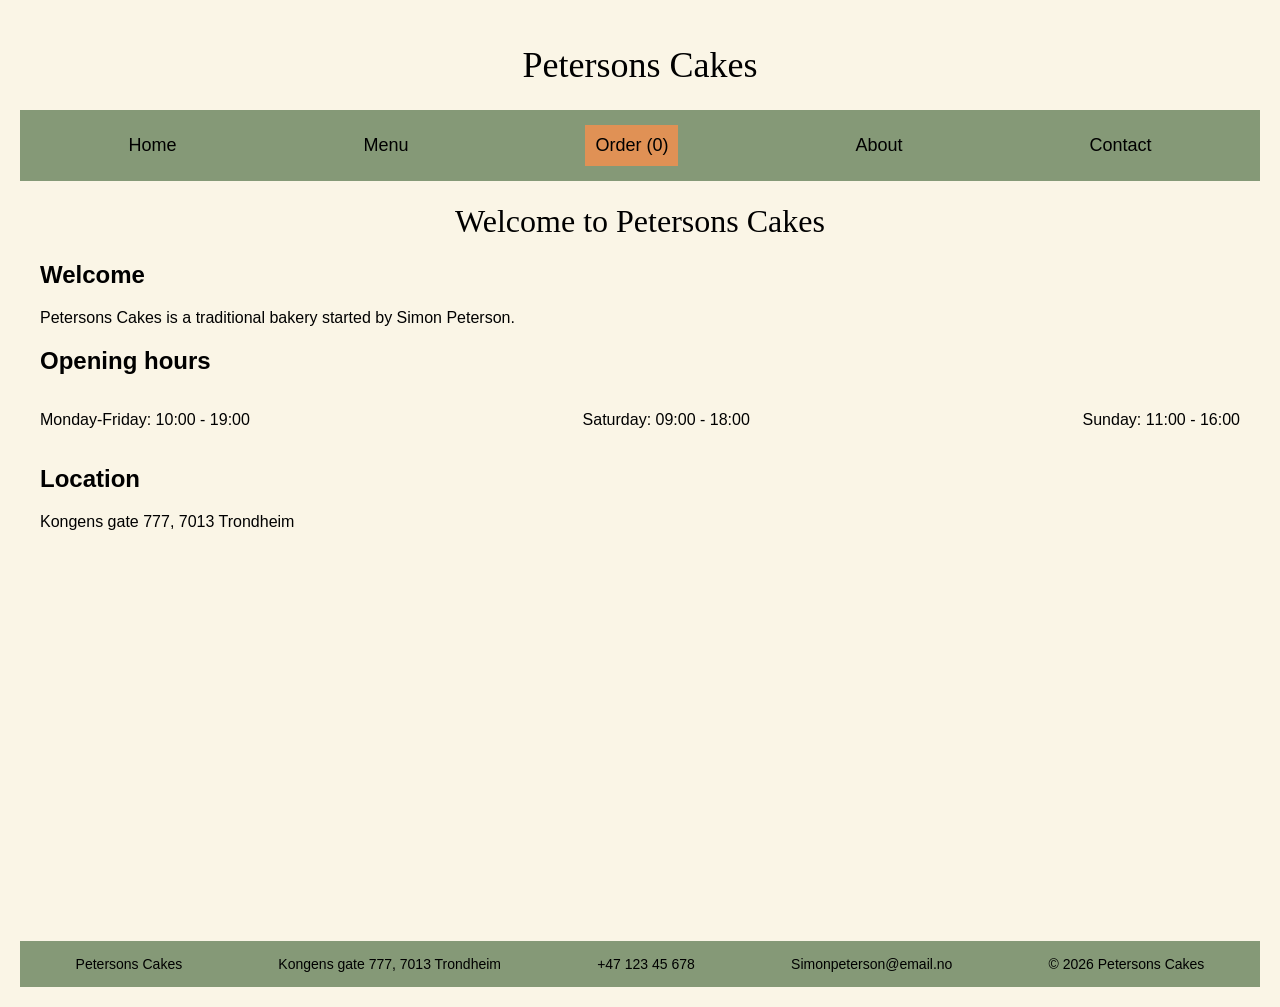
<file: index.html>
<!DOCTYPE html>
<html lang="en">
<head>
    <meta charset="UTF-8">
    <meta name="viewport" content="width=device-width, initial-scale=1.0">
    <title>Petersons Cakes - Home</title>
    <link rel="stylesheet" href="css/style.css">

</head>
<body>
    <div id="header-container"></div>

<main>
    <h1>Welcome to Petersons Cakes</h1>

    <section>
        <h2>Welcome</h2>
        <p>Petersons Cakes is a traditional bakery started by Simon Peterson.</p>
    </section>

    <section>
        <h2>Opening hours</h2>

        <div class="opening-hours">
            <p>Monday-Friday: 10:00 - 19:00</p>
            <p>Saturday: 09:00 - 18:00</p>
            <p>Sunday: 11:00 - 16:00</p>
        </div>
    </section>

    <section>
        <h2>Location</h2>
        <p>Kongens gate 777, 7013 Trondheim</p>

        <iframe
            src="https://www.google.com/maps?q=Trondheim,Norway&output=embed"
            height="350"
            style="width: 100%; border: 0;" 
            loading="lazy"
            title="Map showing Trondheim, Norway">
        </iframe>
    </section>
</main>

<div id="footer-container"></div>

<script src="js/shared.js"></script>
    
</body>
</html>
</file>
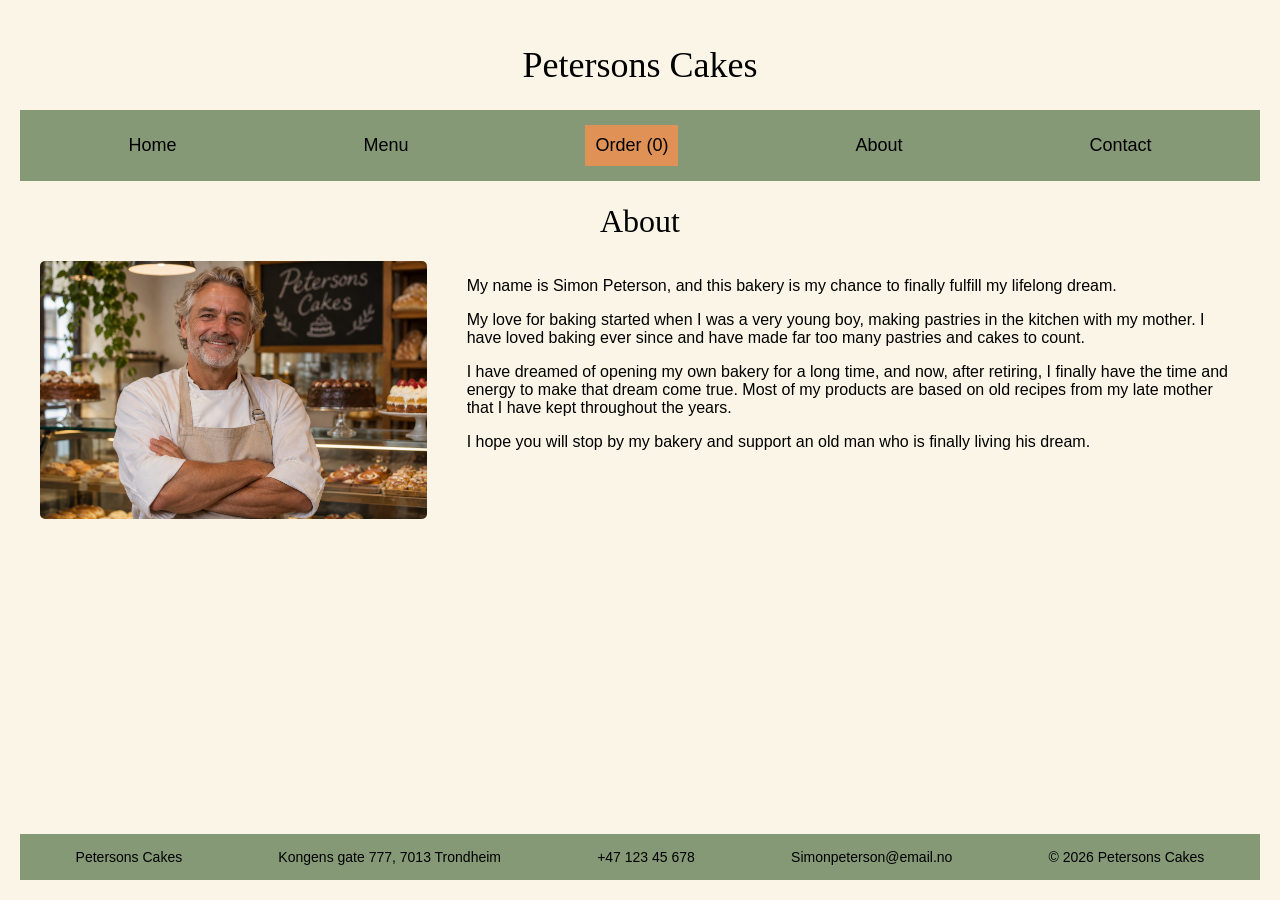
<file: about.html>
<!DOCTYPE html>
<html lang="en">

<head>
    <meta charset="UTF-8">
    <meta name="viewport" content="width=device-width, initial-scale=1.0">
    <title>Petersons Cakes - About</title>
    <link rel="stylesheet" href="css/style.css">
</head>

<body>

    <div id="header-container"></div>

    <main>
        <h1>About</h1>

        <div class="about-content">
            <div class="about-image">
                <img src="images/Simon-Peterson.jpg" alt="Simon Peterson standing inside his bakery">
            </div>

            <div class="about-text">
                <p>My name is Simon Peterson, and this bakery is my chance to finally fulfill my lifelong dream.</p>
                <p>My love for baking started when I was a very young boy, making pastries in the kitchen with my mother. I have loved baking ever since and have made far too many pastries and cakes to count.</p>
                <p>I have dreamed of opening my own bakery for a long time, and now, after retiring, I finally have the time and energy to make that dream come true. Most of my products are based on old recipes from my late mother that I have kept throughout the years.</p>
                <p>I hope you will stop by my bakery and support an old man who is finally living his dream.</p>
            </div>
        </div>
    </main>

    <div id="footer-container"></div>

    <script src="js/shared.js"></script>

</body>
</html>
</file>
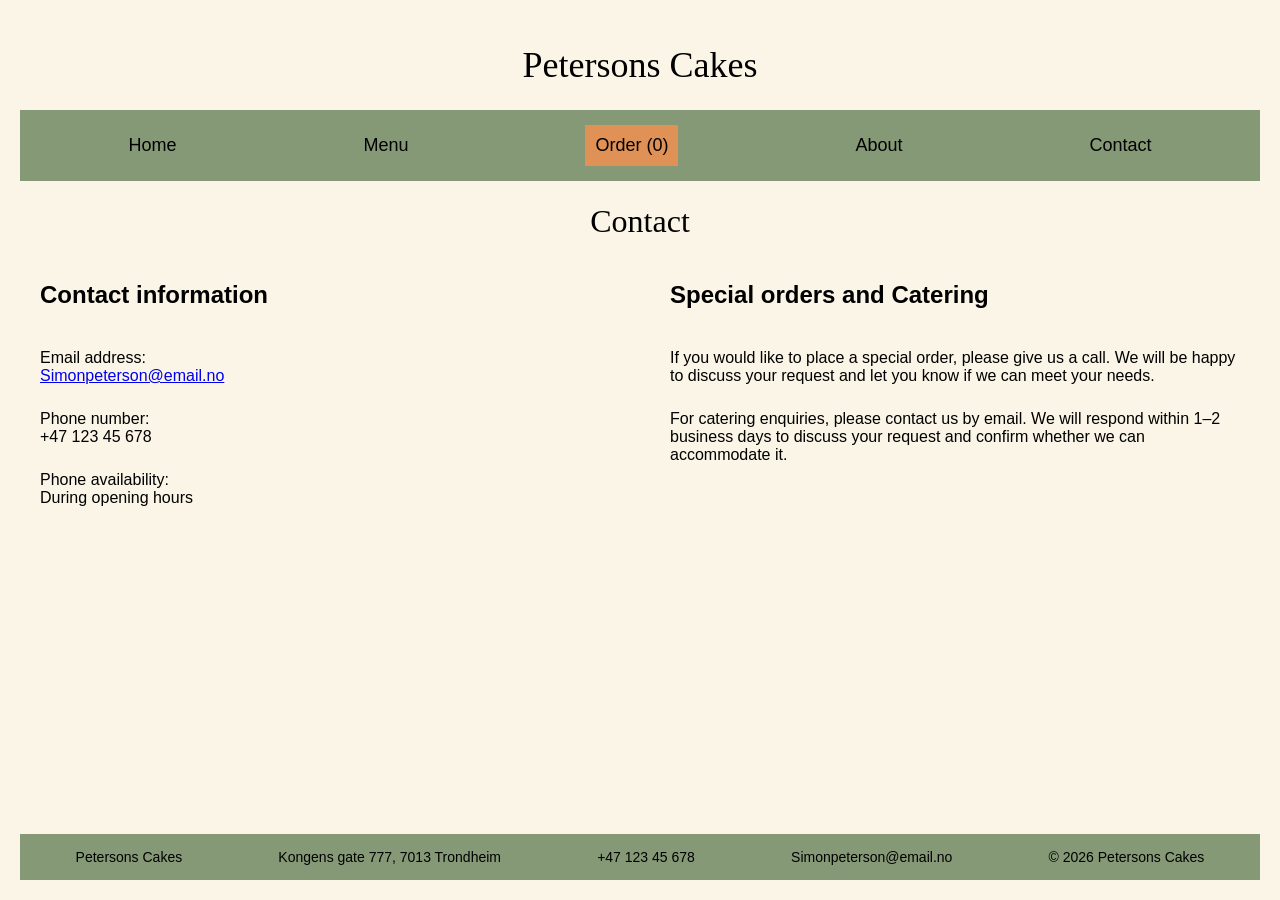
<file: contact.html>
<!DOCTYPE html>
<html lang="en">

<head>
    <meta charset="UTF-8">
    <meta name="viewport" content="width=device-width, initial-scale=1.0">
    <title>Petersons Cakes - Contact</title>
    <link rel="stylesheet" href="css/style.css">
</head>

<body>

    <div id="header-container"></div>

   <main>
        <h1>Contact</h1>

        <section class="contact-content">

            <div class="contact-details">
                <h2>Contact information</h2>
                <p>
                    Email address:<br>
                    <a href="mailto:Simonpeterson@email.no">Simonpeterson@email.no</a>
                </p>
                <p>
                        Phone number:<br>
                    +47 123 45 678
                </p>
                <p>
                    Phone availability:<br>
                    During opening hours
                </p>
            </div>

            <div class="contact-special">
                <h2>Special orders and Catering</h2>

                <p>
                If you would like to place a special order, please give us a call.
                We will be happy to discuss your request and let you know if
                we can meet your needs.
                </p>

                <p>
                For catering enquiries, please contact us by email.
                We will respond within 1–2 business days to discuss your
                request and confirm whether we can accommodate it.
                </p>
            </div>

        </section>
    </main>

    <div id="footer-container"></div>

    <script src="js/shared.js"></script>

</body>
</html>
</file>
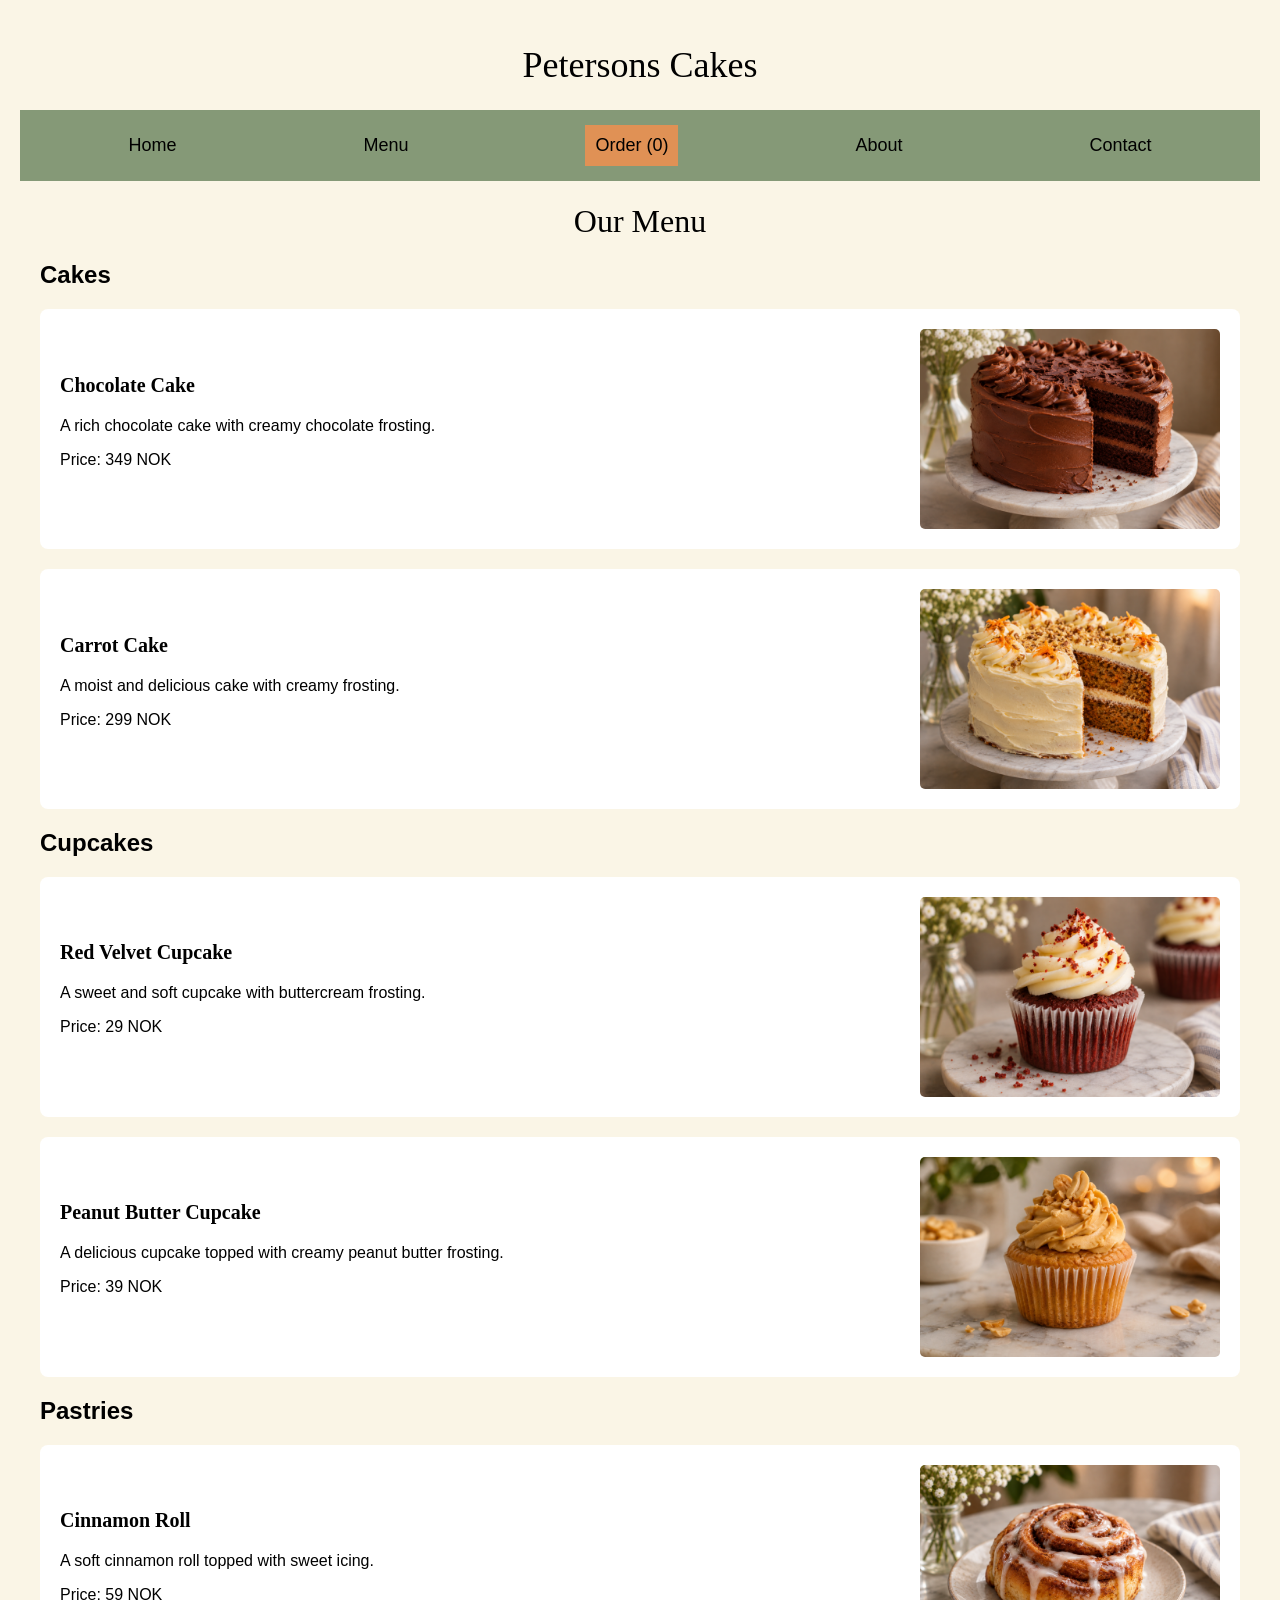
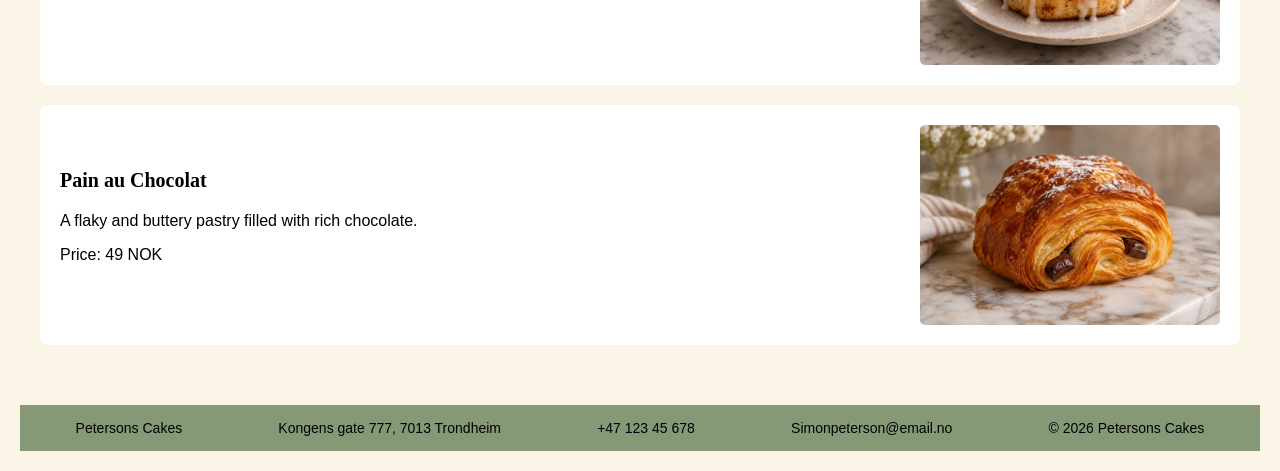
<file: menu.html>
<!DOCTYPE html>
<html lang="en">
<head>
    <meta charset="UTF-8">
    <meta name="viewport" content="width=device-width, initial-scale=1.0">
    <title>Petersons Cakes - Menu</title>
    <link rel="stylesheet" href="css/style.css">

</head>
<body>
    <div id="header-container"></div>

<main>
    <h1>Our Menu</h1>

    <section>
        <h2>Cakes</h2>

       <div class="product">
            <div class="product-info">
                <h3>Chocolate Cake</h3>
                <p>A rich chocolate cake with creamy chocolate frosting.</p>
                <p>Price: 349 NOK</p>
            </div>

            <img src="images/Chocolate-cake.jpg" alt="Chocolate cake with chocolate frosting">
        </div>

        <div class="product">
            <div class="product-info">
                <h3>Carrot Cake</h3>
                <p>A moist and delicious cake with creamy frosting.</p>
                <p>Price: 299 NOK</p>
            </div>

            <img src="images/Carrot-cake.jpg"
            alt="Carrot cake with cream cheese frosting">
        </div>
    </section>

    <section>
        <h2>Cupcakes</h2>

        <div class="product">
            <div class="product-info">
                <h3>Red Velvet Cupcake</h3>
                <p>A sweet and soft cupcake with buttercream frosting.</p>
                <p>Price: 29 NOK</p>
            </div>

            <img src="images/Red-Velvet-Cupcake.jpg"
            alt="Red velvet cupcake with buttercream frosting">
        </div>

        <div class="product">
            <div class="product-info">
                <h3>Peanut Butter Cupcake</h3>
                <p>A delicious cupcake topped with creamy peanut butter frosting.</p>
                <p>Price: 39 NOK</p>
            </div>

            <img src="images/Peanut-Butter-Cupcake.jpg"
            alt="Peanut butter cupcake with peanut butter frosting and peanuts">
        </div>
    </section>

    <section>
        <h2>Pastries</h2>

        <div class="product">
            <div class="product-info">
                <h3>Cinnamon Roll</h3>
                <p>A soft cinnamon roll topped with sweet icing.</p>
                <p>Price: 59 NOK</p>
            </div>

            <img src="images/Cinnamon-roll.jpg"
            alt="Cinnamon roll topped with white icing">
        </div>

        <div class="product">
            <div class="product-info">
                <h3>Pain au Chocolat</h3>
                <p>A flaky and buttery pastry filled with rich chocolate.</p>
                <p>Price: 49 NOK</p>
            </div>

            <img src="images/Pain-au-Chocolat.jpg"
            alt="Golden flaky pain au chocolat filled with chocolate">
        </div>
    </section>

</main>

<div id="footer-container"></div>

<script src="js/shared.js"></script>
    
</body>
</html>
</file>
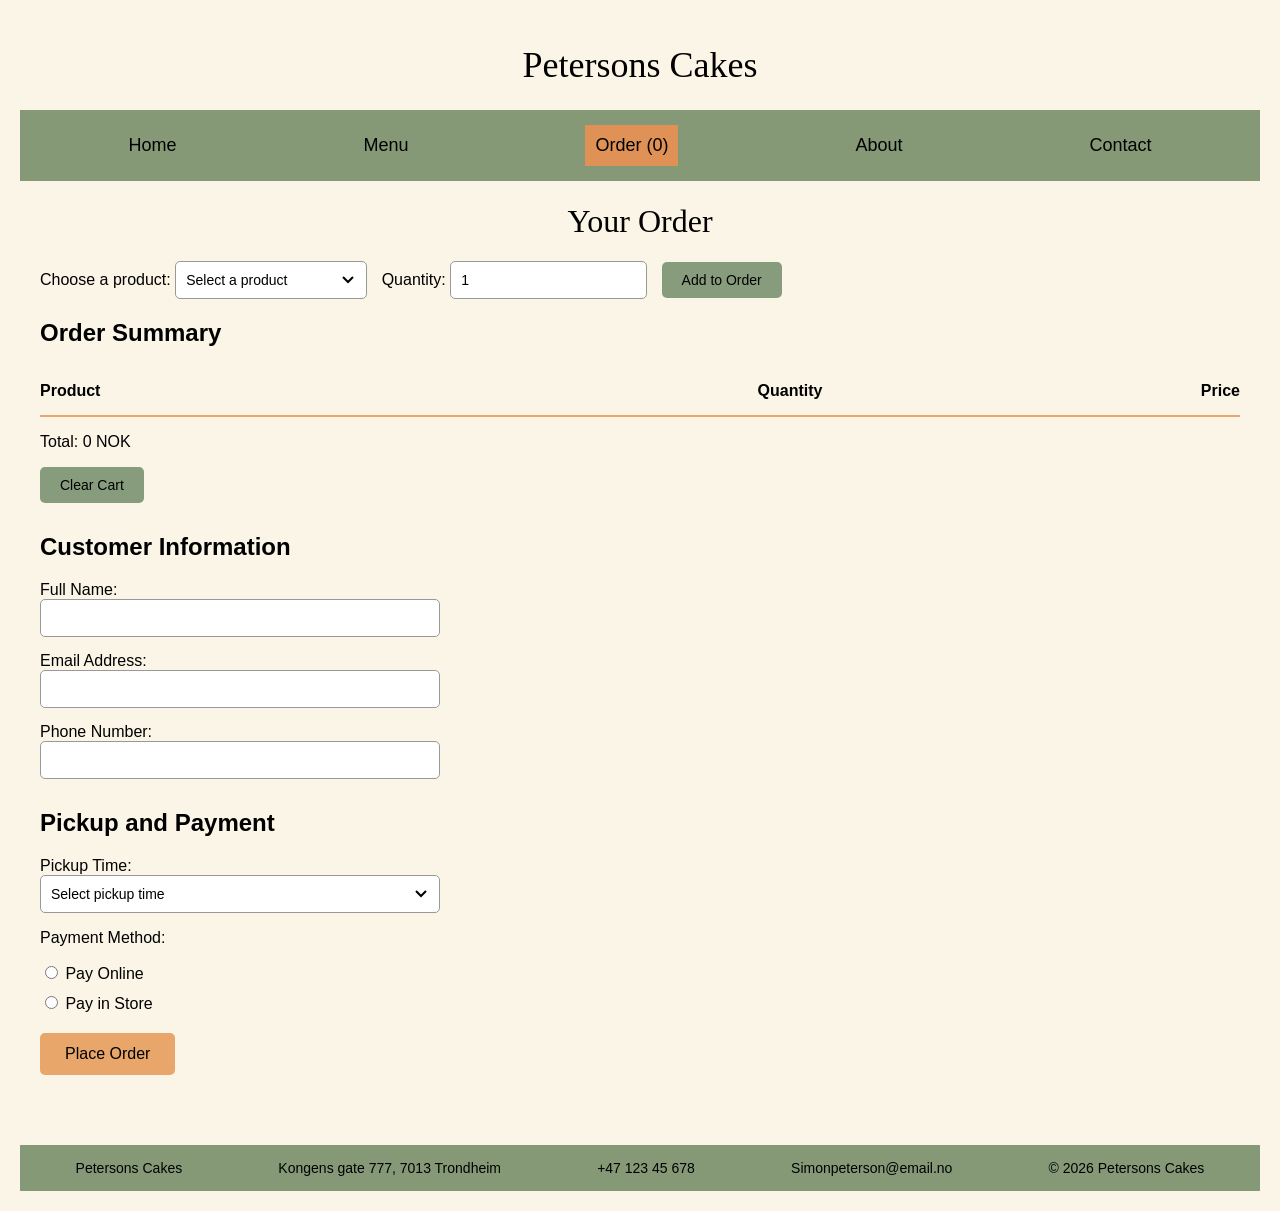
<file: order.html>
<!DOCTYPE html>
<html lang="en">
<head>
    <meta charset="UTF-8">
    <meta name="viewport" content="width=device-width, initial-scale=1.0">
    <title>Petersons Cakes - Order</title>
    <link rel="stylesheet" href="css/style.css">

</head>
<body>
    <div id="header-container"></div>

<main>
    <h1>Your Order</h1>

    <form id="order-form">
    <label for="product">Choose a product:</label>
    <select id="product" name="product">
        <option value="">Select a product</option>
        <option value="chocolate-cake">Chocolate Cake</option>
        <option value="carrot-cake">Carrot Cake</option>
        <option value="red-velvet-cupcake">Red Velvet Cupcake</option>
        <option value="peanut-butter-cupcake">Peanut Butter Cupcake</option>
        <option value="cinnamon-roll">Cinnamon Roll</option>
        <option value="pain-au-chocolat">Pain au Chocolat</option>
    </select>

    <label for="quantity">Quantity:</label>
    <input type="number" id="quantity" name="quantity" min="1" value="1">
    <button type="button" id="add-to-order">Add to Order</button>
</form>

<section id="order-summary">
    <h2>Order Summary</h2>
    <div class="cart-header">
        <span>Product</span>
        <span>Quantity</span>
        <span>Price</span>
    </div>
    <ul id="order-items"></ul>
    <p id="order-total">Total: 0 NOK</p>
    <button id="clear-cart">Clear Cart</button>
</section>

<section id="customer-information">
    <h2>Customer Information</h2>
    <div class="form-group">
        <label for="full-name">Full Name:</label>
        <input type="text" id="full-name" name="full-name" required>
    </div>
    <div class="form-group">
        <label for="email">Email Address:</label>
        <input type="email" id="email" name="email" autocomplete="email" required>
    </div>
    <div class="form-group">
        <label for="phone">Phone Number:</label>
        <input type="tel" id="phone" name="phone" autocomplete="tel" required>
    </div>
</section>

<section id="pickup-payment">
    <h2>Pickup and Payment</h2>
    <div class="form-group">
        <label for="pickup-time">Pickup Time:</label>
        <select id="pickup-time" name="pickup-time" required>
            <option value="">Select pickup time</option>
            <option value="10:00">10:00</option>
            <option value="12:00">12:00</option>
            <option value="14:00">14:00</option>
            <option value="16:00">16:00</option>
        </select>
    </div>
    <div class="payment-options">
        <p>Payment Method:</p>

        <label>
            <input type="radio" name="payment" value="online" required>
            Pay Online
        </label>

        <label>
            <input type="radio" name="payment" value="store" required>
            Pay in Store
        </label>
    </div>

    <button type="button" id="place-order">Place Order</button>
</section>


</main>

<div id="footer-container"></div>

<script src="js/shared.js"></script>
<script src="js/order.js"></script>
    
</body>
</html>
</file>
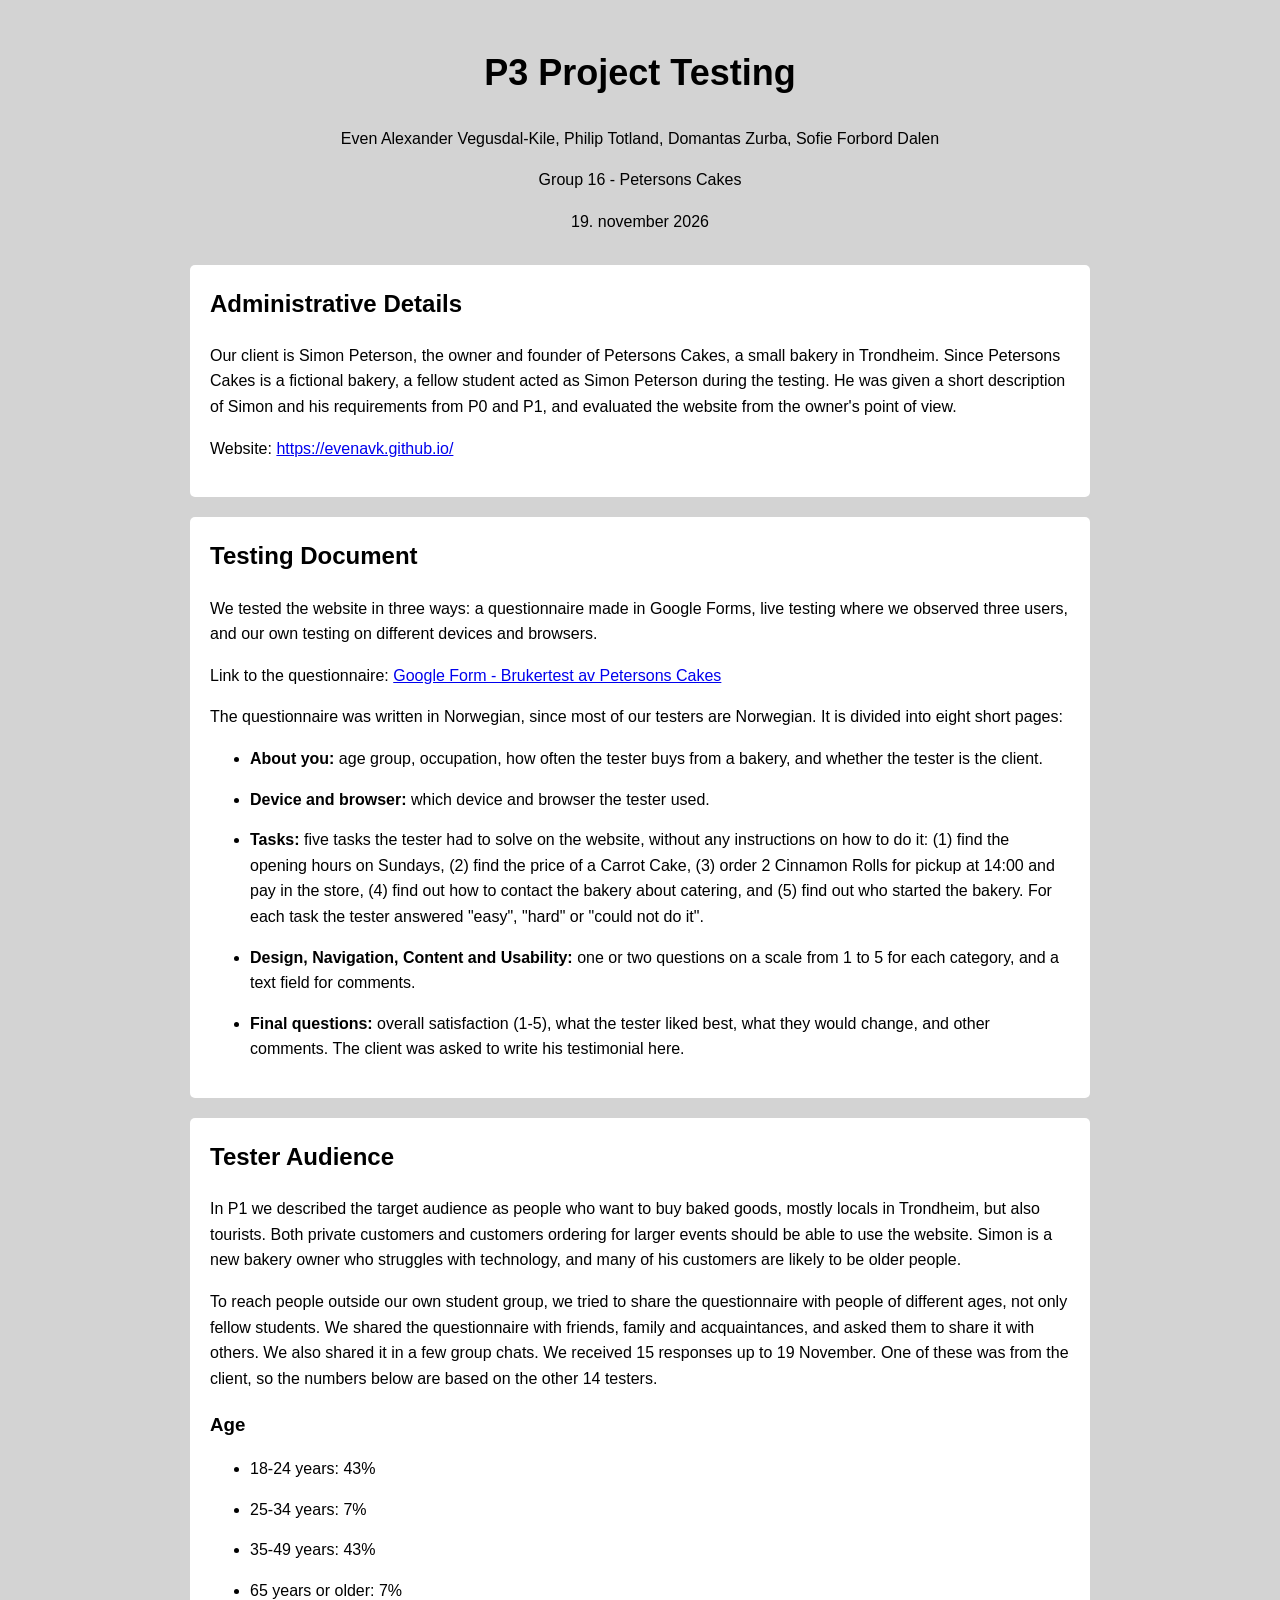
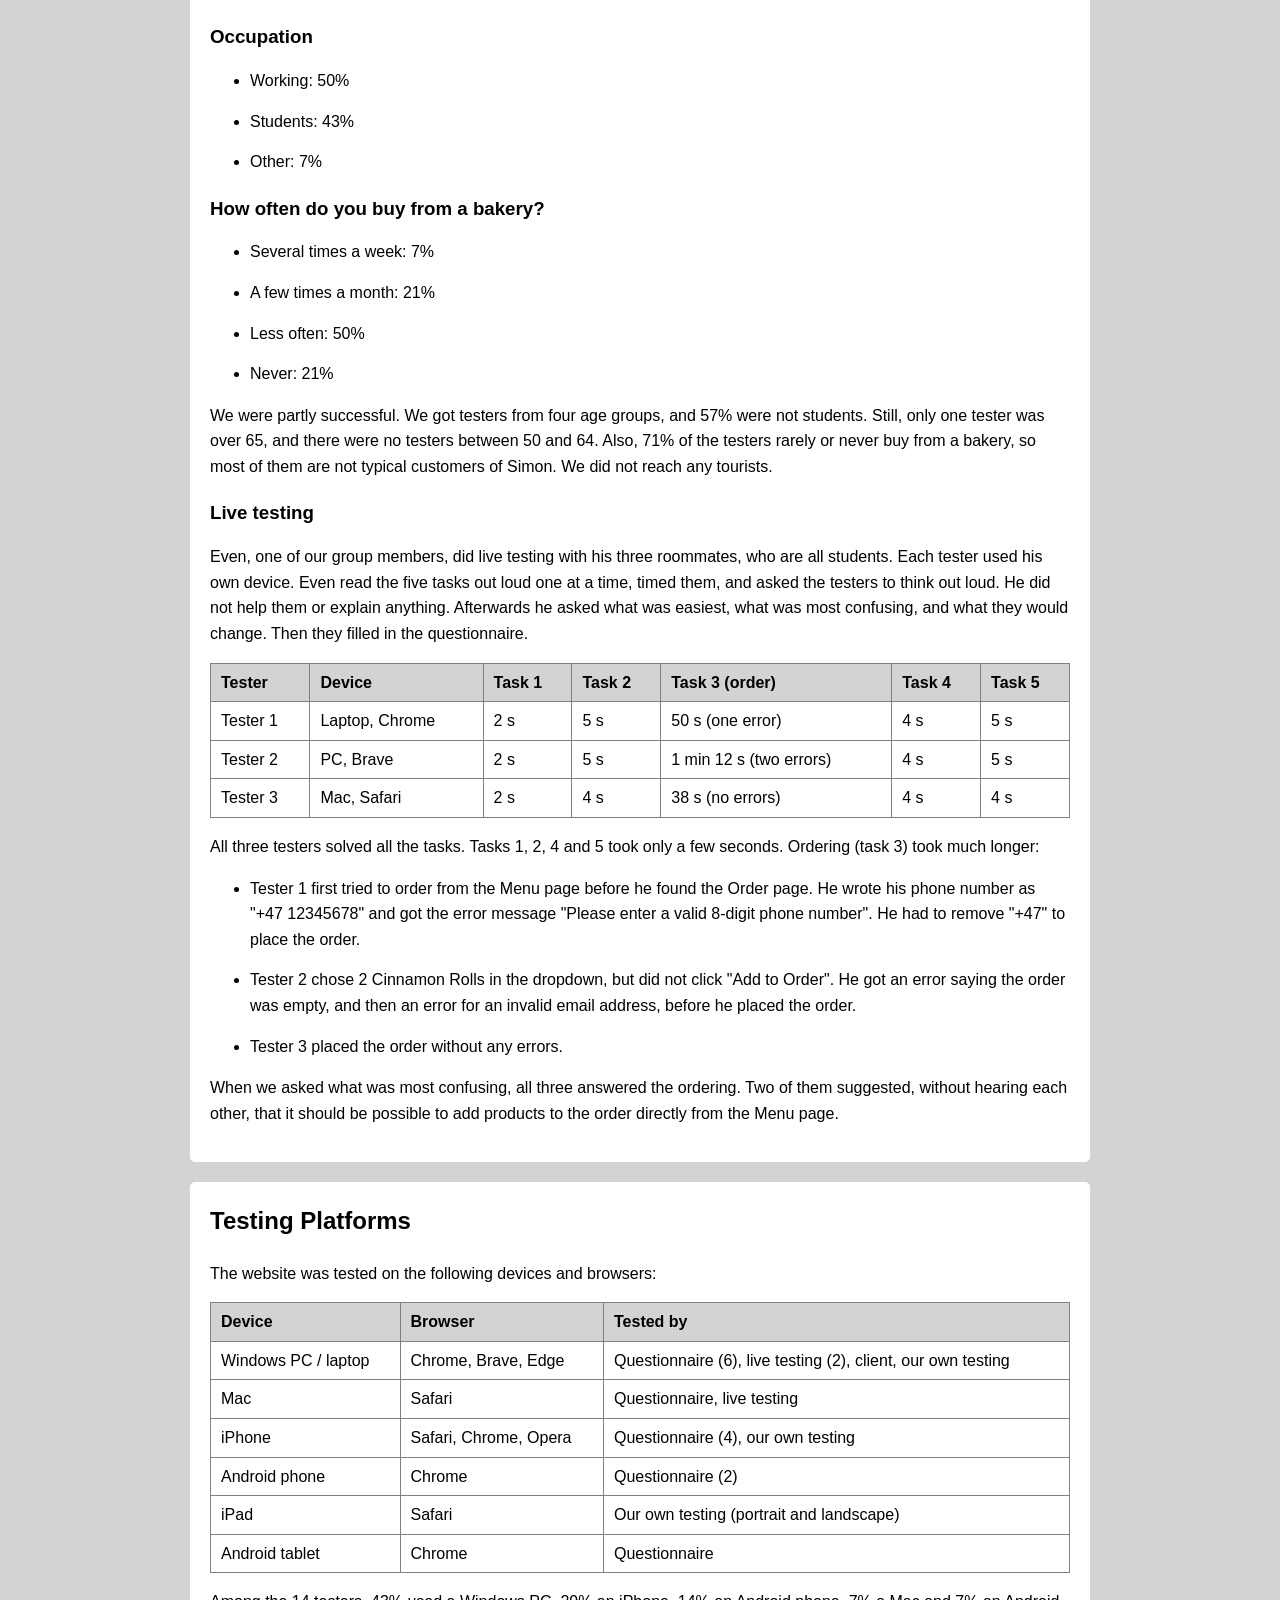
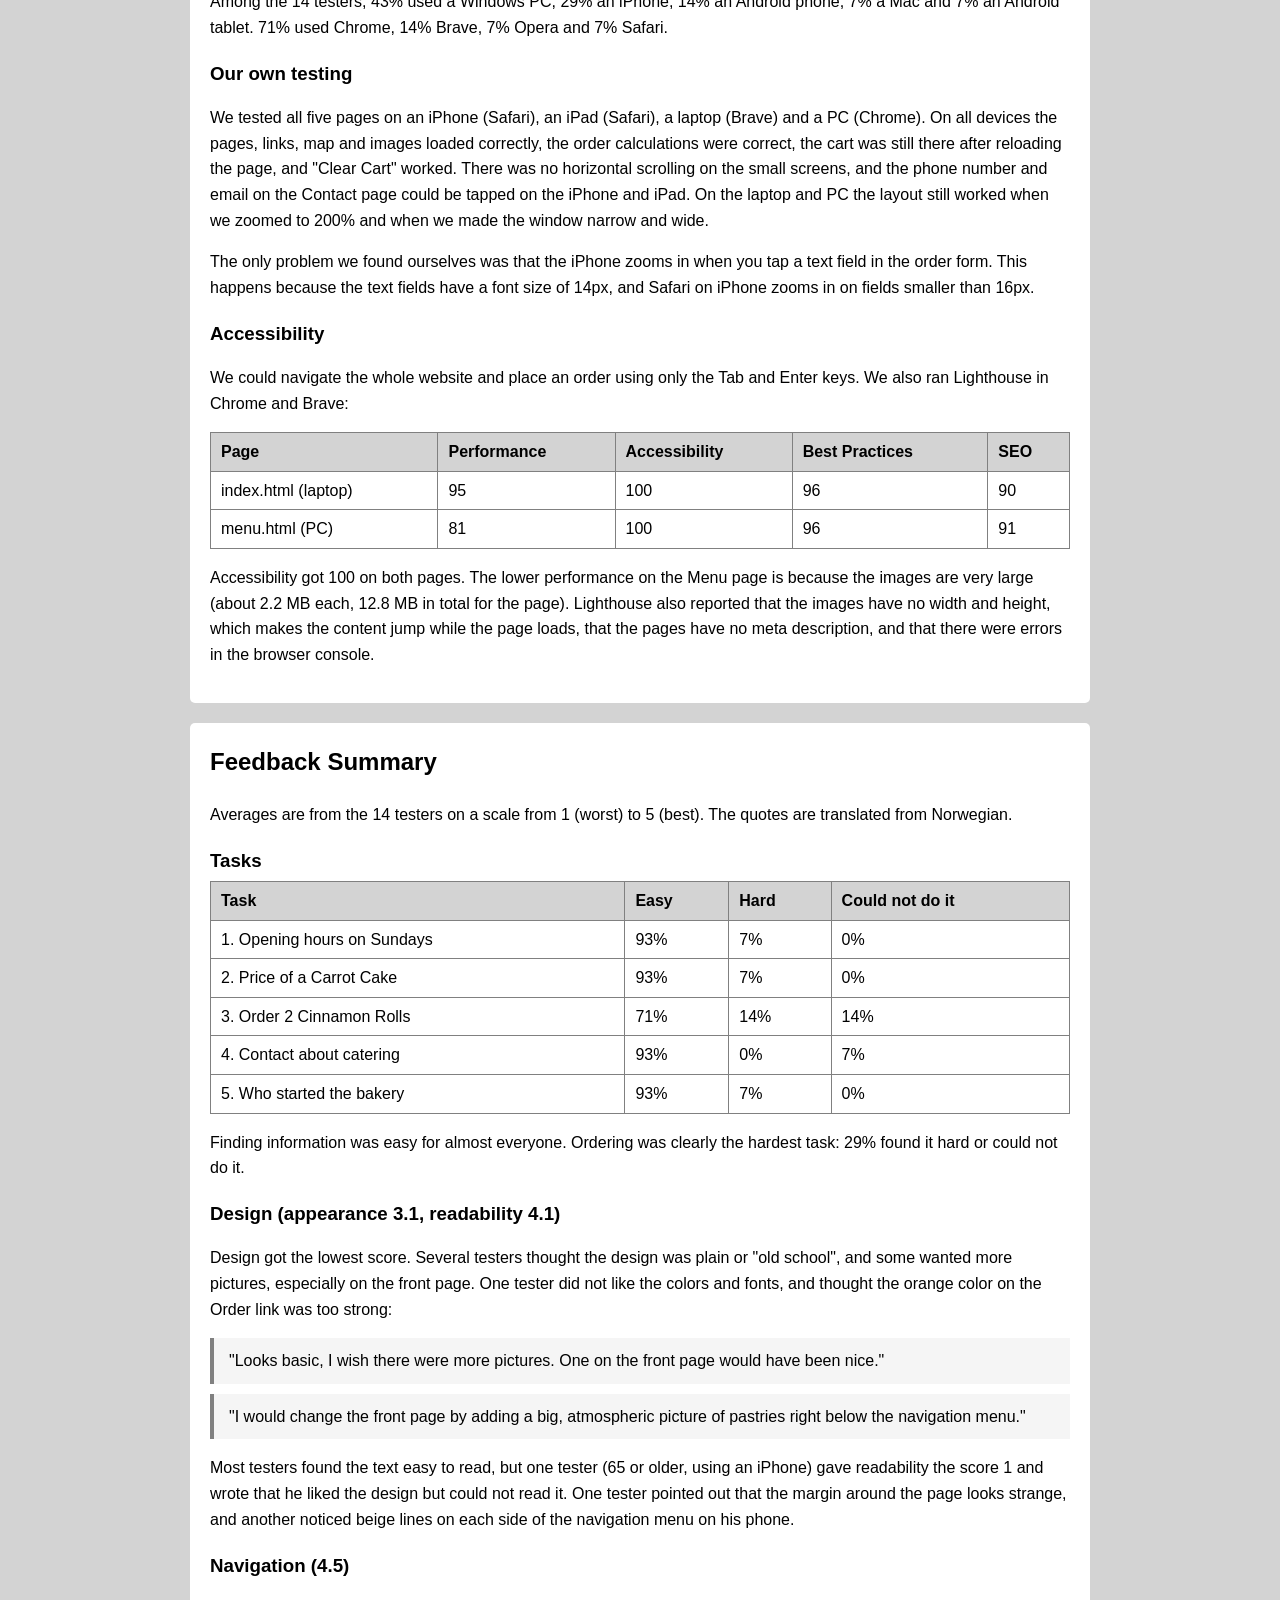
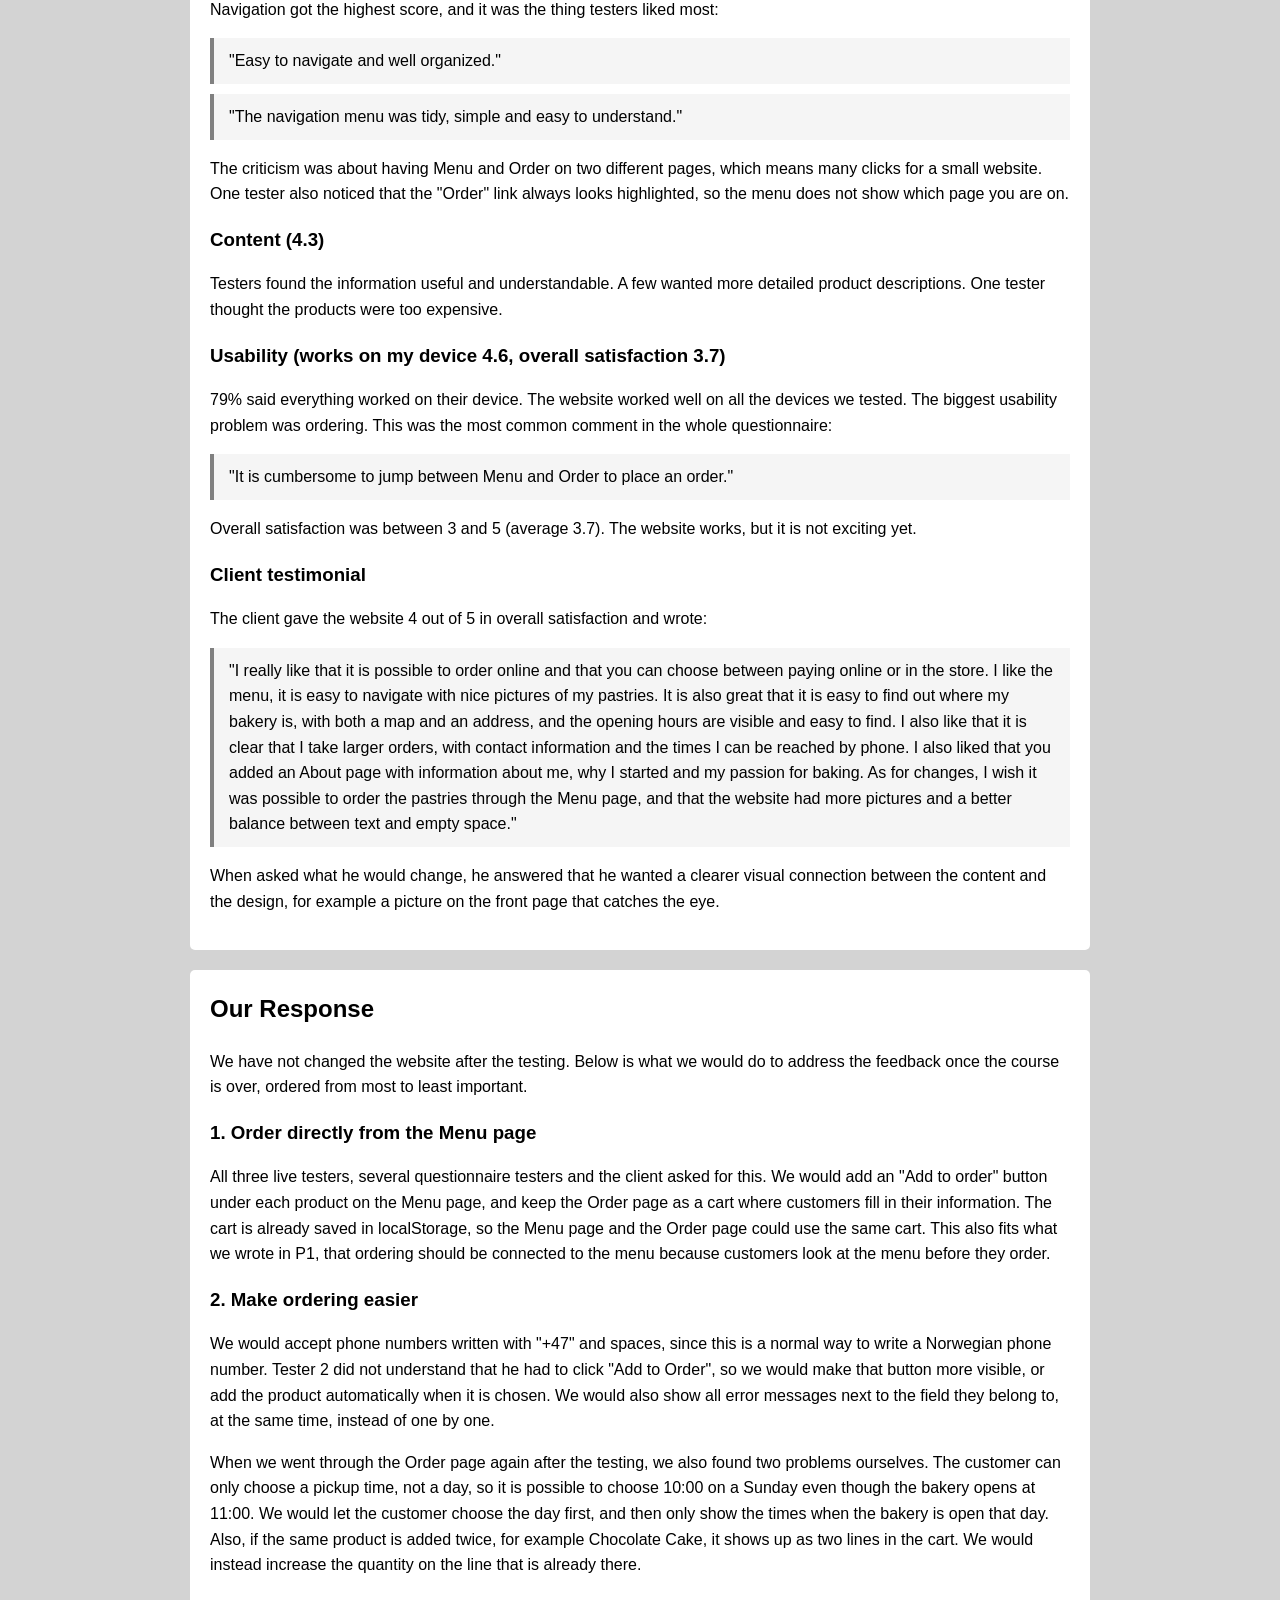
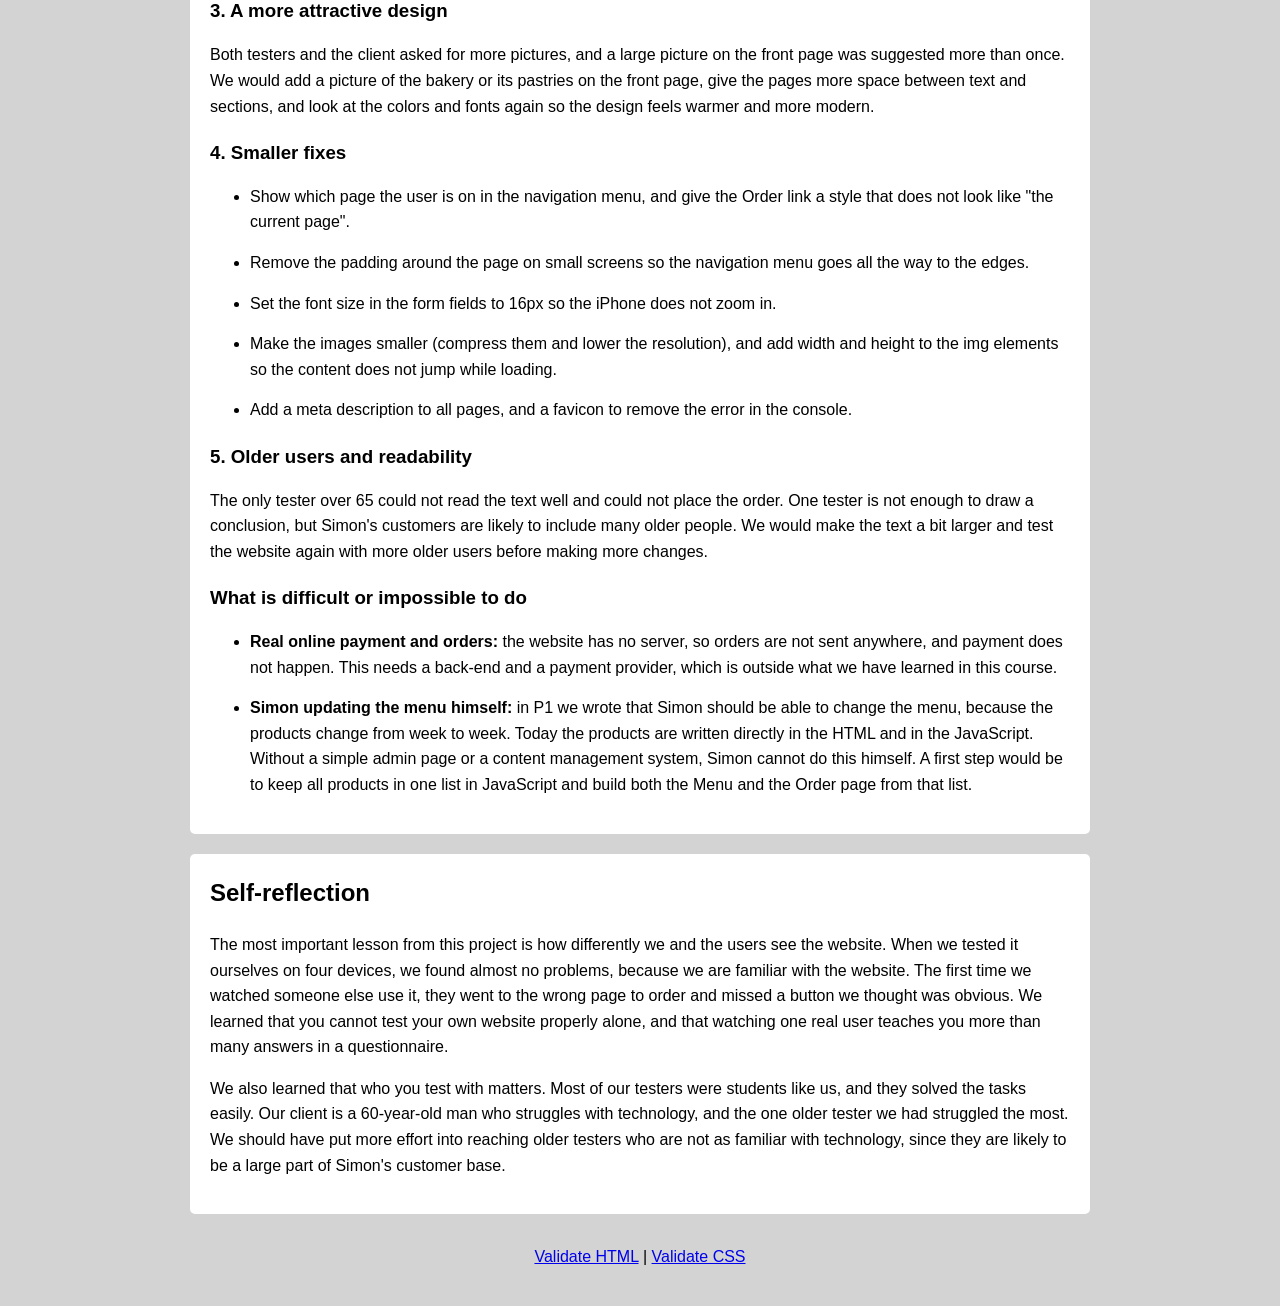
<file: P3_testing_16.html>
<!DOCTYPE html>
<html lang="en">

<head>
    <meta charset="UTF-8">
    <meta name="viewport" content="width=device-width, initial-scale=1.0">
    <title>P3 Project Testing</title>
    <link rel="stylesheet" href="style.css">
</head>

<body>
<!-- 1. Header -->
    <header>
        <h1>P3 Project Testing</h1>
        <p>Even Alexander Vegusdal-Kile, Philip Totland, Domantas Zurba, Sofie Forbord Dalen </p>
        <p>Group 16 - Petersons Cakes</p>
        <p>19. november 2026</p>
    </header>

    <!-- 2. Administrative Details -->
    <section>
        <h2>Administrative Details</h2>
        <p>
            Our client is Simon Peterson, the owner and founder of Petersons Cakes, a small bakery in Trondheim.
            Since Petersons Cakes is a fictional bakery, a fellow student acted as Simon Peterson during the testing.
            He was given a short description of Simon and his requirements from P0 and P1, and evaluated the
            website from the owner's point of view.
        </p>
        <p>Website: <a href="https://evenavk.github.io/">https://evenavk.github.io/</a></p>
    </section>

    <!-- 3. Testing Document -->
    <section>
        <h2>Testing Document</h2>
        <p>
            We tested the website in three ways: a questionnaire made in Google Forms, live testing where we
            observed three users, and our own testing on different devices and browsers.
        </p>
        <p>
            Link to the questionnaire: <a href="https://docs.google.com/forms/d/e/1FAIpQLSdNNDkSlfdNR2TNhN0dIKaCdd4piZvWcWimlLOSdEp9YDoxMw/viewform">Google Form - Brukertest av Petersons Cakes</a>
        </p>
        <p>
            The questionnaire was written in Norwegian, since most of our testers are Norwegian. It is divided into
            eight short pages:
        </p>
        <ul>
            <li><strong>About you:</strong> age group, occupation, how often the tester buys from a bakery, and whether the tester is the client.</li>
            <li><strong>Device and browser:</strong> which device and browser the tester used.</li>
            <li>
                <strong>Tasks:</strong> five tasks the tester had to solve on the website, without any instructions on how to do it:
                (1) find the opening hours on Sundays, (2) find the price of a Carrot Cake, (3) order 2 Cinnamon Rolls
                for pickup at 14:00 and pay in the store, (4) find out how to contact the bakery about catering, and
                (5) find out who started the bakery. For each task the tester answered "easy", "hard" or "could not do it".
            </li>
            <li><strong>Design, Navigation, Content and Usability:</strong> one or two questions on a scale from 1 to 5 for each category, and a text field for comments.</li>
            <li><strong>Final questions:</strong> overall satisfaction (1-5), what the tester liked best, what they would change, and other comments. The client was asked to write his testimonial here.</li>
        </ul>
    </section>

    <!-- 4. Tester Audience -->
    <section>
        <h2>Tester Audience</h2>
        <p>
            In P1 we described the target audience as people who want to buy baked goods, mostly locals in
            Trondheim, but also tourists. Both private customers and customers ordering for larger events
            should be able to use the website. Simon is a new bakery owner who struggles with technology,
            and many of his customers are likely to be older people.
        </p>
        
        <p>
            To reach people outside our own student group, we tried to share the questionnaire with people of different ages, not only fellow students. We shared the questionnaire with friends, family and acquaintances, and asked them to share it with others. We also shared it in a few group chats. We received 15 responses up to 19 November. One of these was from the client, so the numbers below are based on the other 14 testers.
        </p>

        <h3>Age</h3>
        <ul>
            <li>18-24 years: 43%</li>
            <li>25-34 years: 7%</li>
            <li>35-49 years: 43%</li>
            <li>65 years or older: 7%</li>
        </ul>

        <h3>Occupation</h3>
        <ul>
            <li>Working: 50%</li>
            <li>Students: 43%</li>
            <li>Other: 7%</li>
        </ul>

        <h3>How often do you buy from a bakery?</h3>
        <ul>
            <li>Several times a week: 7%</li>
            <li>A few times a month: 21%</li>
            <li>Less often: 50%</li>
            <li>Never: 21%</li>
        </ul>

        <p>
            We were partly successful. We got testers from four age groups, and 57% were not students.
            Still, only one tester was over 65, and there were no testers between 50 and 64. Also, 71% of the
            testers rarely or never buy from a bakery, so most of them are not typical customers of Simon.
            We did not reach any tourists.
        </p>

        <h3>Live testing</h3>
        <p>
            Even, one of our group members, did live testing with his three roommates, who are all students. 
            Each tester used his own device. Even read the five tasks out loud one at a time, timed them, and asked the testers to think out loud. 
            He did not help them or explain anything. Afterwards he asked what was easiest, what was most confusing, and what they would change. 
            Then they filled in the questionnaire.
        </p>
        <table>
            <thead>
                <tr>
                    <th>Tester</th>
                    <th>Device</th>
                    <th>Task 1</th>
                    <th>Task 2</th>
                    <th>Task 3 (order)</th>
                    <th>Task 4</th>
                    <th>Task 5</th>
                </tr>
            </thead>
            <tbody>
                <tr>
                    <td>Tester 1</td>
                    <td>Laptop, Chrome</td>
                    <td>2 s</td>
                    <td>5 s</td>
                    <td>50 s (one error)</td>
                    <td>4 s</td>
                    <td>5 s</td>
                </tr>
                <tr>
                    <td>Tester 2</td>
                    <td>PC, Brave</td>
                    <td>2 s</td>
                    <td>5 s</td>
                    <td>1 min 12 s (two errors)</td>
                    <td>4 s</td>
                    <td>5 s</td>
                </tr>
                <tr>
                    <td>Tester 3</td>
                    <td>Mac, Safari</td>
                    <td>2 s</td>
                    <td>4 s</td>
                    <td>38 s (no errors)</td>
                    <td>4 s</td>
                    <td>4 s</td>
                </tr>
            </tbody>
        </table>
        <p>
            All three testers solved all the tasks. Tasks 1, 2, 4 and 5 took only a few seconds. Ordering
            (task 3) took much longer:
        </p>
        <ul>
            <li>
                Tester 1 first tried to order from the Menu page before he found the Order page. He wrote his phone
                number as "+47 12345678" and got the error message "Please enter a valid 8-digit phone number".
                He had to remove "+47" to place the order.
            </li>
            <li>
                Tester 2 chose 2 Cinnamon Rolls in the dropdown, but did not click "Add to Order". He got an error
                saying the order was empty, and then an error for an invalid email address, before he placed the order.
            </li>
            <li>Tester 3 placed the order without any errors.</li>
        </ul>
        <p>
            When we asked what was most confusing, all three answered the ordering. Two of them suggested, without
            hearing each other, that it should be possible to add products to the order directly from the Menu page.
        </p>
    </section>

    <!-- 5. Testing Platforms -->
    <section>
        <h2>Testing Platforms</h2>
        <p>The website was tested on the following devices and browsers:</p>
        <table>
            <thead>
                <tr>
                    <th>Device</th>
                    <th>Browser</th>
                    <th>Tested by</th>
                </tr>
            </thead>
            <tbody>
                <tr>
                    <td>Windows PC / laptop</td>
                    <td>Chrome, Brave, Edge</td>
                    <td>Questionnaire (6), live testing (2), client, our own testing</td>
                </tr>
                <tr>
                    <td>Mac</td>
                    <td>Safari</td>
                    <td>Questionnaire, live testing</td>
                </tr>
                <tr>
                    <td>iPhone</td>
                    <td>Safari, Chrome, Opera</td>
                    <td>Questionnaire (4), our own testing</td>
                </tr>
                <tr>
                    <td>Android phone</td>
                    <td>Chrome</td>
                    <td>Questionnaire (2)</td>
                </tr>
                <tr>
                    <td>iPad</td>
                    <td>Safari</td>
                    <td>Our own testing (portrait and landscape)</td>
                </tr>
                <tr>
                    <td>Android tablet</td>
                    <td>Chrome</td>
                    <td>Questionnaire</td>
                </tr>
            </tbody>
        </table>
        <p>
            Among the 14 testers, 43% used a Windows PC, 29% an iPhone, 14% an Android phone, 7% a Mac and
            7% an Android tablet. 71% used Chrome, 14% Brave, 7% Opera and 7% Safari.
        </p>

        <h3>Our own testing</h3>
        <p>
            We tested all five pages on an iPhone (Safari), an iPad (Safari), a laptop (Brave) and a PC (Chrome).
            On all devices the pages, links, map and images loaded correctly, the order calculations were correct,
            the cart was still there after reloading the page, and "Clear Cart" worked. There was no horizontal
            scrolling on the small screens, and the phone number and email on the Contact page could be tapped on
            the iPhone and iPad. On the laptop and PC the layout still worked when we zoomed to 200% and when we
            made the window narrow and wide.
        </p>
        <p>
            The only problem we found ourselves was that the iPhone zooms in when you tap a text field in the order
            form. This happens because the text fields have a font size of 14px, and Safari on iPhone zooms in on
            fields smaller than 16px.
        </p>

        <h3>Accessibility</h3>
        <p>
            We could navigate the whole website and place an order using only the Tab and Enter keys. We also ran
            Lighthouse in Chrome and Brave:
        </p>
        <table>
            <thead>
                <tr>
                    <th>Page</th>
                    <th>Performance</th>
                    <th>Accessibility</th>
                    <th>Best Practices</th>
                    <th>SEO</th>
                </tr>
            </thead>
            <tbody>
                <tr>
                    <td>index.html (laptop)</td>
                    <td>95</td>
                    <td>100</td>
                    <td>96</td>
                    <td>90</td>
                </tr>
                <tr>
                    <td>menu.html (PC)</td>
                    <td>81</td>
                    <td>100</td>
                    <td>96</td>
                    <td>91</td>
                </tr>
            </tbody>
        </table>
        <p>
            Accessibility got 100 on both pages. The lower performance on the Menu page is because the images are
            very large (about 2.2 MB each, 12.8 MB in total for the page). Lighthouse also reported that the images
            have no width and height, which makes the content jump while the page loads, that the pages have no
            meta description, and that there were errors in the browser console.
        </p>
    </section>

    <!-- 6. Feedback Summary -->
    <section>
        <h2>Feedback Summary</h2>
        <p>
            Averages are from the 14 testers on a scale from 1 (worst) to 5 (best). The quotes are translated
            from Norwegian.
        </p>

        <h3>Tasks</h3>
        <table>
            <thead>
                <tr>
                    <th>Task</th>
                    <th>Easy</th>
                    <th>Hard</th>
                    <th>Could not do it</th>
                </tr>
            </thead>
            <tbody>
                <tr>
                    <td>1. Opening hours on Sundays</td>
                    <td>93%</td>
                    <td>7%</td>
                    <td>0%</td>
                </tr>
                <tr>
                    <td>2. Price of a Carrot Cake</td>
                    <td>93%</td>
                    <td>7%</td>
                    <td>0%</td>
                </tr>
                <tr>
                    <td>3. Order 2 Cinnamon Rolls</td>
                    <td>71%</td>
                    <td>14%</td>
                    <td>14%</td>
                </tr>
                <tr>
                    <td>4. Contact about catering</td>
                    <td>93%</td>
                    <td>0%</td>
                    <td>7%</td>
                </tr>
                <tr>
                    <td>5. Who started the bakery</td>
                    <td>93%</td>
                    <td>7%</td>
                    <td>0%</td>
                </tr>
            </tbody>
        </table>
        <p>
            Finding information was easy for almost everyone. Ordering was clearly the hardest task: 29% found it
            hard or could not do it.
        </p>

        <h3>Design (appearance 3.1, readability 4.1)</h3>
        <p>
            Design got the lowest score. Several testers thought the design was plain or "old school", and some
            wanted more pictures, especially on the front page. One tester did not like the colors and fonts, and
            thought the orange color on the Order link was too strong:
        </p>
        <blockquote>"Looks basic, I wish there were more pictures. One on the front page would have been nice."</blockquote>
        <blockquote>"I would change the front page by adding a big, atmospheric picture of pastries right below the navigation menu."</blockquote>
        <p>
            Most testers found the text easy to read, but one tester (65 or older, using an iPhone) gave readability
            the score 1 and wrote that he liked the design but could not read it. One tester pointed out that the
            margin around the page looks strange, and another noticed beige lines on each side of the navigation
            menu on his phone.
        </p>

        <h3>Navigation (4.5)</h3>
        <p>
            Navigation got the highest score, and it was the thing testers liked most:
        </p>
        <blockquote>"Easy to navigate and well organized."</blockquote>
        <blockquote>"The navigation menu was tidy, simple and easy to understand."</blockquote>
        <p>
            The criticism was about having Menu and Order on two different pages, which means many clicks for
            a small website. One tester also noticed that the "Order" link always looks highlighted, so the
            menu does not show which page you are on.
        </p>

        <h3>Content (4.3)</h3>
        <p>
            Testers found the information useful and understandable. A few wanted more detailed product
            descriptions. One tester thought the products were too expensive.
        </p>

        <h3>Usability (works on my device 4.6, overall satisfaction 3.7)</h3>
        <p>
            79% said everything worked on their device. The website worked well on all the devices we tested.
            The biggest usability problem was ordering. This was the most common comment in the whole questionnaire:
        </p>
        <blockquote>"It is cumbersome to jump between Menu and Order to place an order."</blockquote>
        <p>
            Overall satisfaction was between 3 and 5 (average 3.7). The website works, but it is not
            exciting yet.
        </p>

        <h3>Client testimonial</h3>
        <p>The client gave the website 4 out of 5 in overall satisfaction and wrote:</p>
        <blockquote>
            "I really like that it is possible to order online and that you can choose between paying online or
            in the store. I like the menu, it is easy to navigate with nice pictures of my pastries. It is also
            great that it is easy to find out where my bakery is, with both a map and an address, and the opening
            hours are visible and easy to find. I also like that it is clear that I take larger orders, with
            contact information and the times I can be reached by phone. I also liked that you added an About
            page with information about me, why I started and my passion for baking. As for changes, I wish it was
            possible to order the pastries through the Menu page, and that the website had more pictures and a
            better balance between text and empty space."
        </blockquote>
        <p>
            When asked what he would change, he answered that he wanted a clearer visual connection between the
            content and the design, for example a picture on the front page that catches the eye.
        </p>
    </section>

    <!-- 7. Your Response -->
    <section>
        <h2>Our Response</h2>
        <p>
            We have not changed the website after the testing. Below is what we would do to address the feedback
            once the course is over, ordered from most to least important.
        </p>

        <h3>1. Order directly from the Menu page</h3>
        <p>
            All three live testers, several questionnaire testers and the client asked for this. We would add an
            "Add to order" button under each product on the Menu page, and keep the Order page as a cart where
            customers fill in their information. The cart is already saved in localStorage, so the Menu page and
            the Order page could use the same cart. This also fits what we wrote in P1, that ordering should be
            connected to the menu because customers look at the menu before they order.
        </p>

        <h3>2. Make ordering easier</h3>
        <p>
            We would accept phone numbers written with "+47" and spaces, since this is a normal way to write a
            Norwegian phone number. Tester 2 did not understand that he had to click "Add to Order", so we would
            make that button more visible, or add the product automatically when it is chosen. We would also show
            all error messages next to the field they belong to, at the same time, instead of one by one.
        </p>
        <p>
            When we went through the Order page again after the testing, we also found two problems ourselves.
            The customer can only choose a pickup time, not a day, so it is possible to choose 10:00 on a Sunday
            even though the bakery opens at 11:00. We would let the customer choose the day first, and then only
            show the times when the bakery is open that day. Also, if the same product is added twice, for example
            Chocolate Cake, it shows up as two lines in the cart. We would instead increase the quantity on the
            line that is already there.
        </p>

        <h3>3. A more attractive design</h3>
        <p>
            Both testers and the client asked for more pictures, and a large picture on the front page was
            suggested more than once. We would add a picture of the bakery or its pastries on the front page,
            give the pages more space between text and sections, and look at the colors and fonts again so the
            design feels warmer and more modern.
        </p>

        <h3>4. Smaller fixes</h3>
        <ul>
            <li>Show which page the user is on in the navigation menu, and give the Order link a style that does not look like "the current page".</li>
            <li>Remove the padding around the page on small screens so the navigation menu goes all the way to the edges.</li>
            <li>Set the font size in the form fields to 16px so the iPhone does not zoom in.</li>
            <li>Make the images smaller (compress them and lower the resolution), and add width and height to the img elements so the content does not jump while loading.</li>
            <li>Add a meta description to all pages, and a favicon to remove the error in the console.</li>
        </ul>

        <h3>5. Older users and readability</h3>
        <p>
            The only tester over 65 could not read the text well and could not place the order. One tester is not
            enough to draw a conclusion, but Simon's customers are likely to include many older people. We would
            make the text a bit larger and test the website again with more older users before making more changes.
        </p>

        <h3>What is difficult or impossible to do</h3>
        <ul>
            <li>
                <strong>Real online payment and orders:</strong> the website has no server, so orders are not sent
                anywhere, and payment does not happen. This needs a back-end and a payment provider, which is outside
                what we have learned in this course.
            </li>
            <li>
                <strong>Simon updating the menu himself:</strong> in P1 we wrote that Simon should be able to change
                the menu, because the products change from week to week. Today the products are written directly in
                the HTML and in the JavaScript. Without a simple admin page or a content management system, Simon
                cannot do this himself. A first step would be to keep all products in one list in JavaScript and
                build both the Menu and the Order page from that list.
            </li>
        </ul>
    </section>

    <!-- 8. Self-reflection -->
    <section>
        <h2>Self-reflection</h2>
        <p>
            The most important lesson from this project is how differently we and the users see the website. When
            we tested it ourselves on four devices, we found almost no problems, because we are familiar with the website. 
            The first time we watched someone else use it, they went to the wrong page to order and
            missed a button we thought was obvious. We learned that you cannot test your own website properly
            alone, and that watching one real user teaches you more than many answers in a questionnaire.
        </p>
        
        <p>
            We also learned that who you test with matters. Most of our testers were students like us, and they
            solved the tasks easily. Our client is a 60-year-old man who struggles with technology, and the one
            older tester we had struggled the most. We should have put more effort into reaching older testers who are not as familiar with technology, 
            since they are likely to be a large part of Simon's customer base.
        </p>
    </section>

        <footer>
        <p>
            <a href="https://validator.w3.org/nu/?doc=https://evenavk.github.io/Documents/P3_testing_16.html">Validate HTML</a>
            |
            <a href="https://jigsaw.w3.org/css-validator/validator?uri=https://evenavk.github.io/Documents/style.css">Validate CSS</a>
        </p>
    </footer>

</body>

</html>
</file>
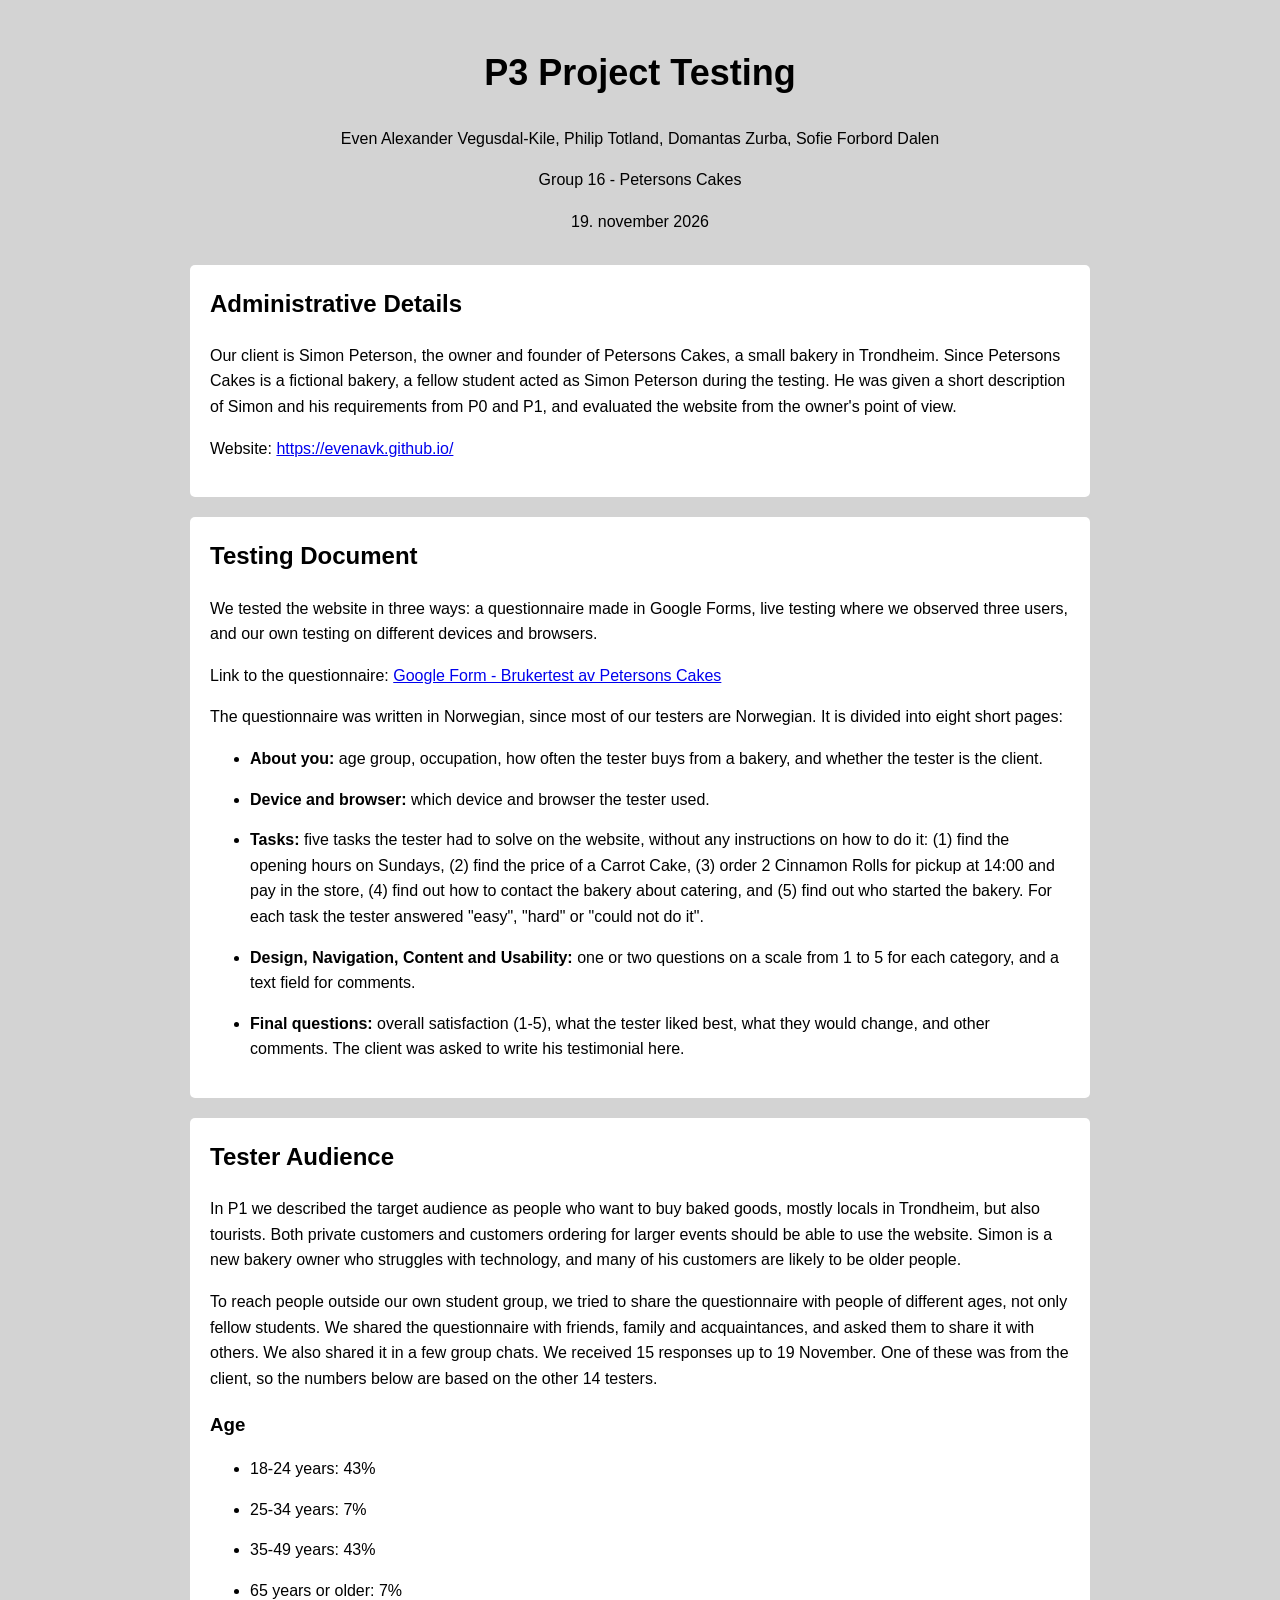
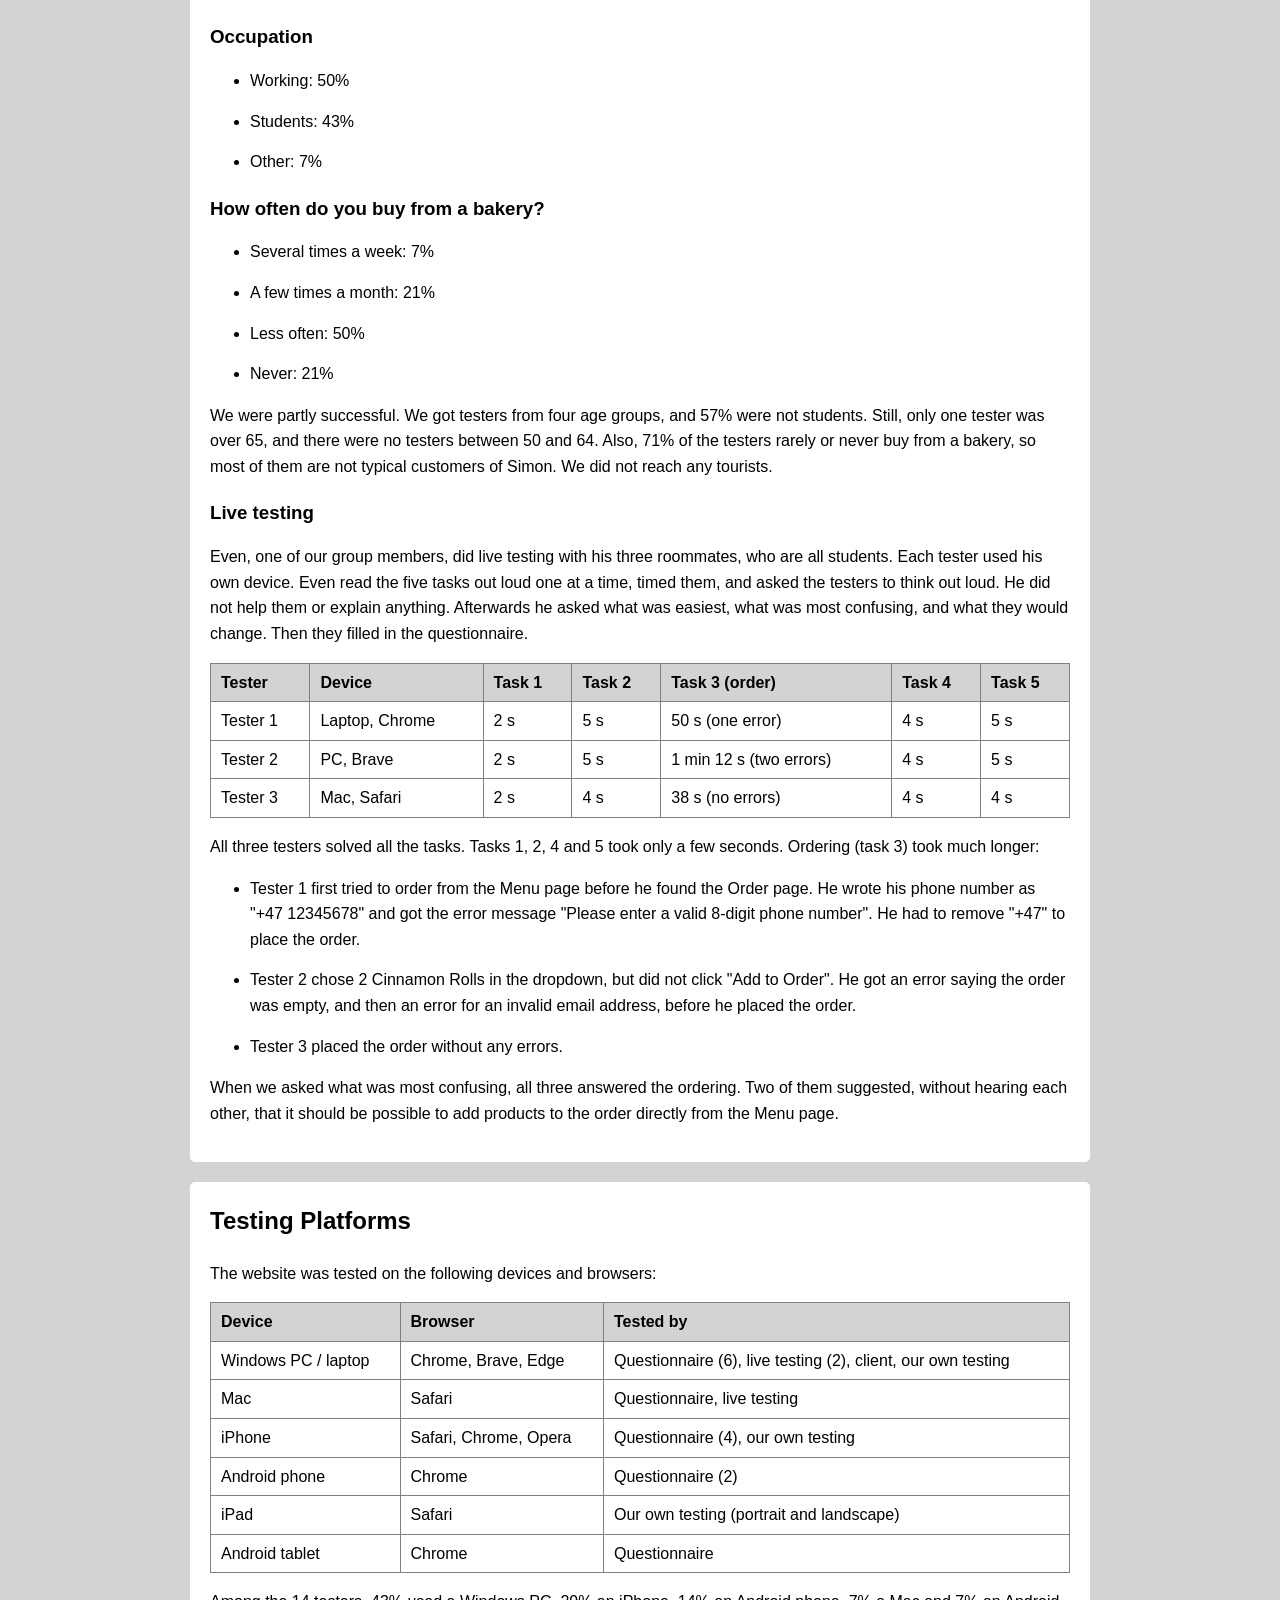
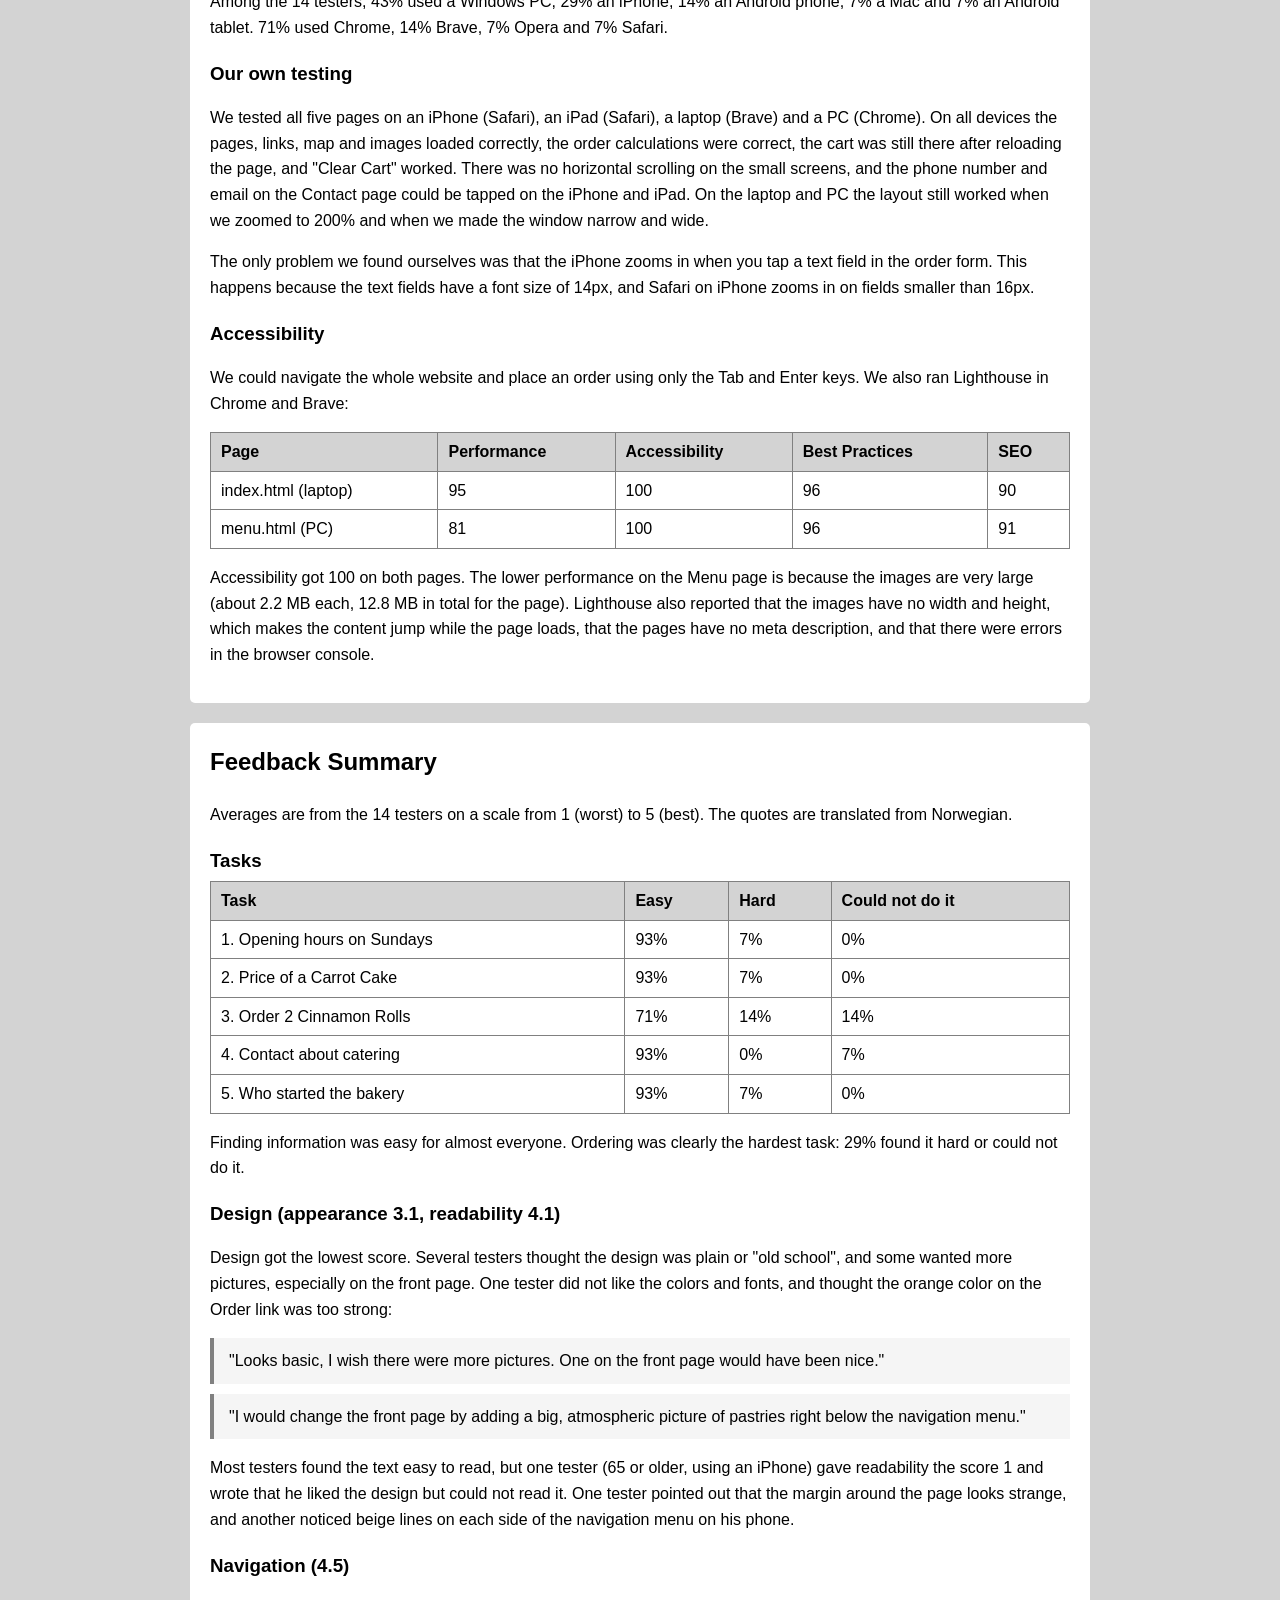
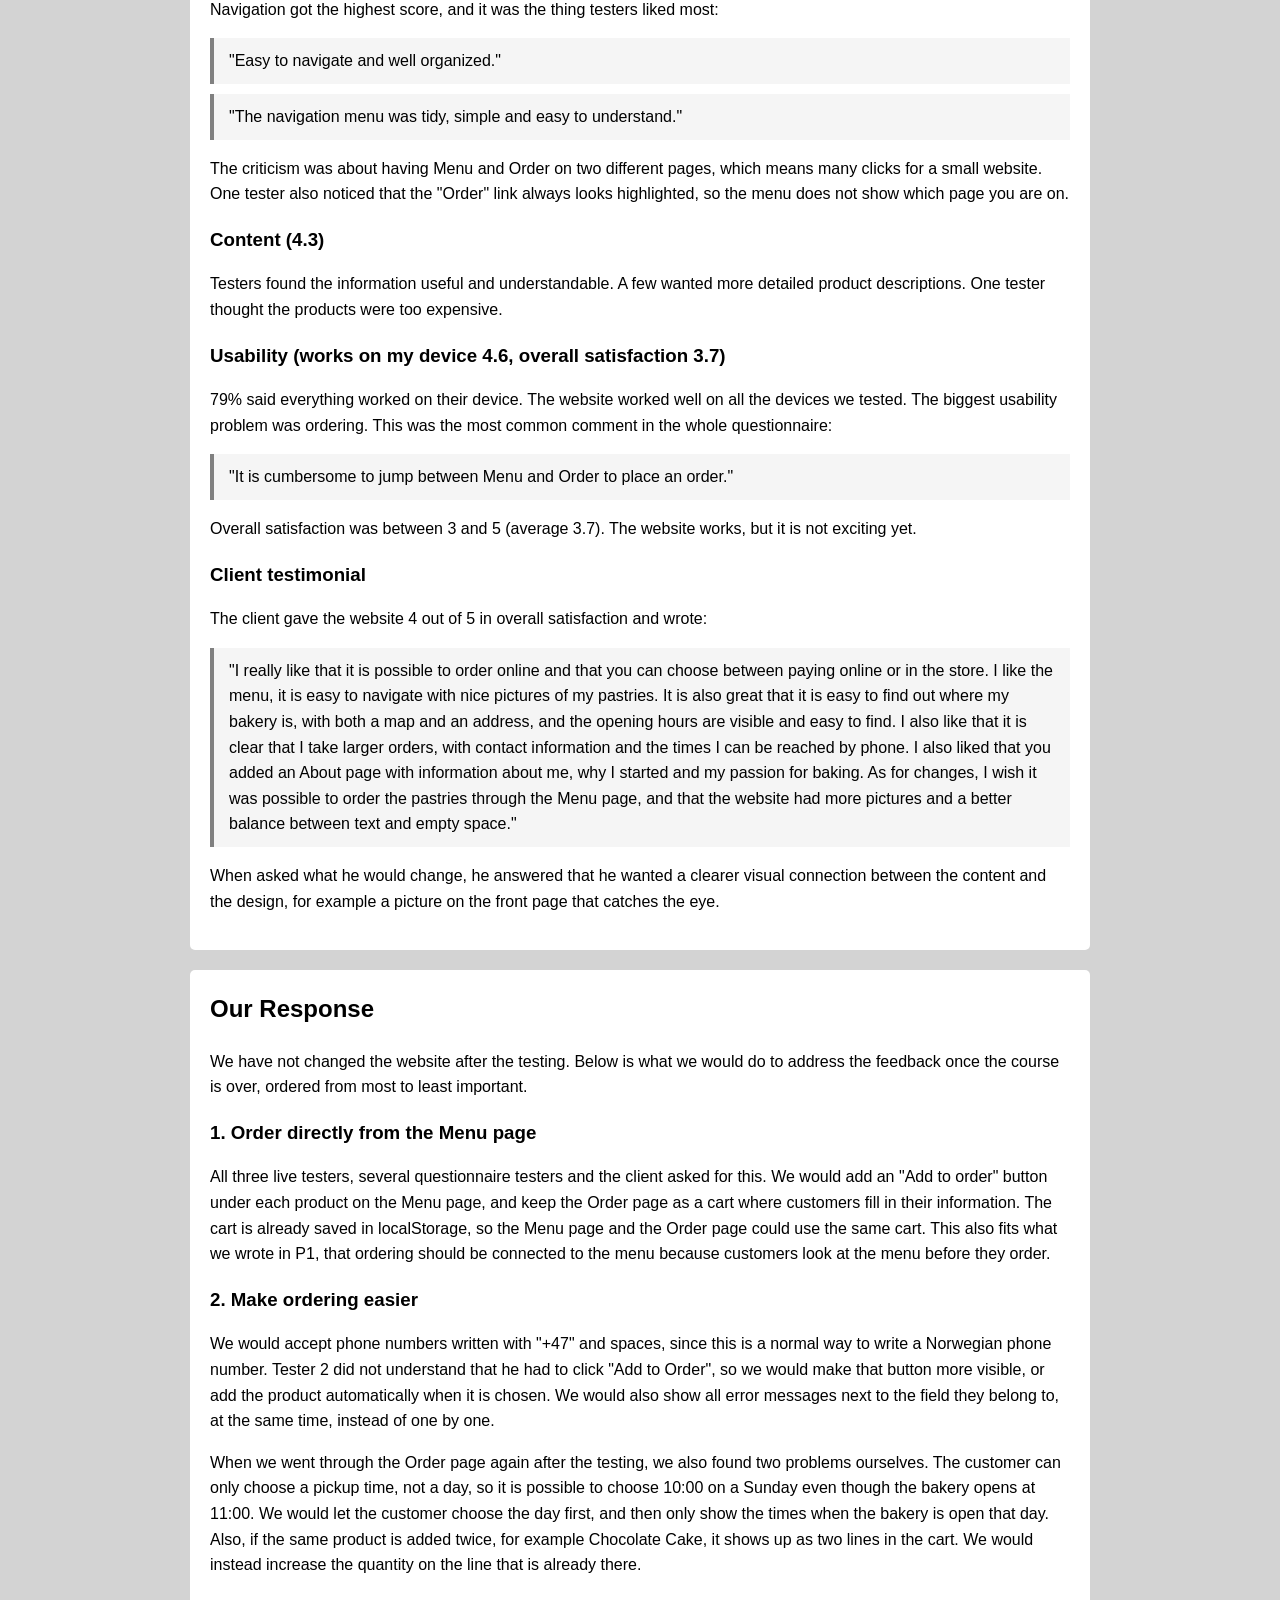
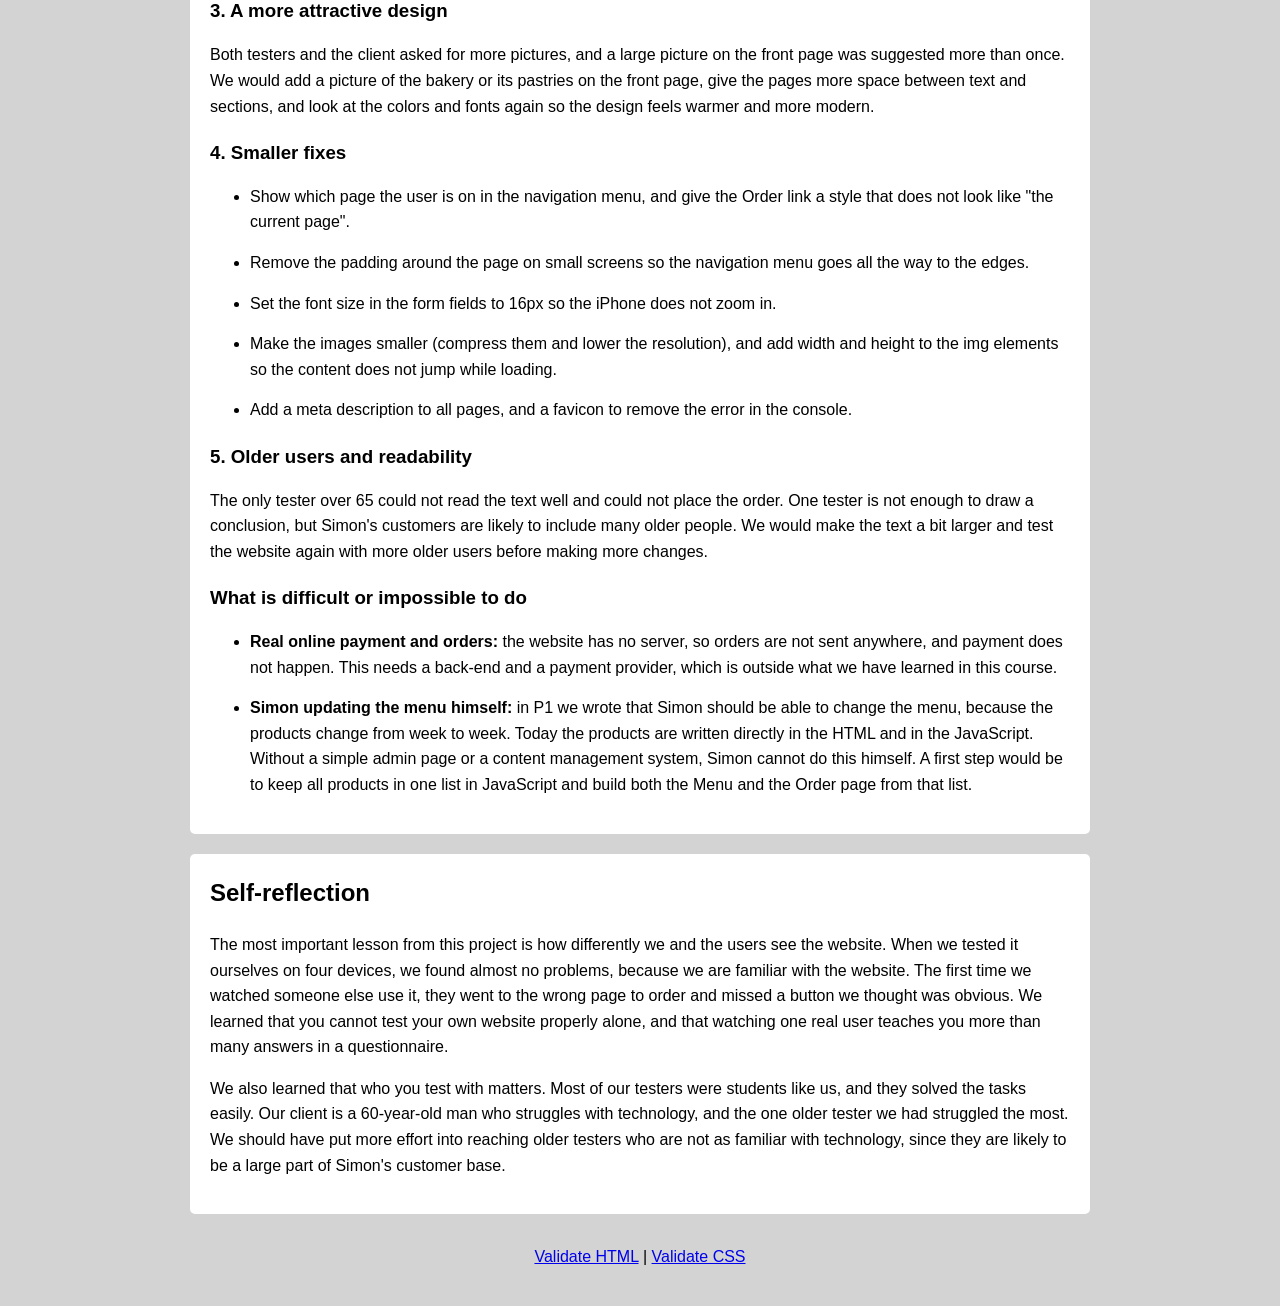
<file: Documents/P3_testing_16.html>
<!DOCTYPE html>
<html lang="en">

<head>
    <meta charset="UTF-8">
    <meta name="viewport" content="width=device-width, initial-scale=1.0">
    <title>P3 Project Testing</title>
    <link rel="stylesheet" href="style.css">
</head>

<body>
<!-- 1. Header -->
    <header>
        <h1>P3 Project Testing</h1>
        <p>Even Alexander Vegusdal-Kile, Philip Totland, Domantas Zurba, Sofie Forbord Dalen </p>
        <p>Group 16 - Petersons Cakes</p>
        <p>19. november 2026</p>
    </header>

    <!-- 2. Administrative Details -->
    <section>
        <h2>Administrative Details</h2>
        <p>
            Our client is Simon Peterson, the owner and founder of Petersons Cakes, a small bakery in Trondheim.
            Since Petersons Cakes is a fictional bakery, a fellow student acted as Simon Peterson during the testing.
            He was given a short description of Simon and his requirements from P0 and P1, and evaluated the
            website from the owner's point of view.
        </p>
        <p>Website: <a href="https://evenavk.github.io/">https://evenavk.github.io/</a></p>
    </section>

    <!-- 3. Testing Document -->
    <section>
        <h2>Testing Document</h2>
        <p>
            We tested the website in three ways: a questionnaire made in Google Forms, live testing where we
            observed three users, and our own testing on different devices and browsers.
        </p>
        <p>
            Link to the questionnaire: <a href="https://docs.google.com/forms/d/e/1FAIpQLSdNNDkSlfdNR2TNhN0dIKaCdd4piZvWcWimlLOSdEp9YDoxMw/viewform">Google Form - Brukertest av Petersons Cakes</a>
        </p>
        <p>
            The questionnaire was written in Norwegian, since most of our testers are Norwegian. It is divided into
            eight short pages:
        </p>
        <ul>
            <li><strong>About you:</strong> age group, occupation, how often the tester buys from a bakery, and whether the tester is the client.</li>
            <li><strong>Device and browser:</strong> which device and browser the tester used.</li>
            <li>
                <strong>Tasks:</strong> five tasks the tester had to solve on the website, without any instructions on how to do it:
                (1) find the opening hours on Sundays, (2) find the price of a Carrot Cake, (3) order 2 Cinnamon Rolls
                for pickup at 14:00 and pay in the store, (4) find out how to contact the bakery about catering, and
                (5) find out who started the bakery. For each task the tester answered "easy", "hard" or "could not do it".
            </li>
            <li><strong>Design, Navigation, Content and Usability:</strong> one or two questions on a scale from 1 to 5 for each category, and a text field for comments.</li>
            <li><strong>Final questions:</strong> overall satisfaction (1-5), what the tester liked best, what they would change, and other comments. The client was asked to write his testimonial here.</li>
        </ul>
    </section>

    <!-- 4. Tester Audience -->
    <section>
        <h2>Tester Audience</h2>
        <p>
            In P1 we described the target audience as people who want to buy baked goods, mostly locals in
            Trondheim, but also tourists. Both private customers and customers ordering for larger events
            should be able to use the website. Simon is a new bakery owner who struggles with technology,
            and many of his customers are likely to be older people.
        </p>
        
        <p>
            To reach people outside our own student group, we tried to share the questionnaire with people of different ages, not only fellow students. We shared the questionnaire with friends, family and acquaintances, and asked them to share it with others. We also shared it in a few group chats. We received 15 responses up to 19 November. One of these was from the client, so the numbers below are based on the other 14 testers.
        </p>

        <h3>Age</h3>
        <ul>
            <li>18-24 years: 43%</li>
            <li>25-34 years: 7%</li>
            <li>35-49 years: 43%</li>
            <li>65 years or older: 7%</li>
        </ul>

        <h3>Occupation</h3>
        <ul>
            <li>Working: 50%</li>
            <li>Students: 43%</li>
            <li>Other: 7%</li>
        </ul>

        <h3>How often do you buy from a bakery?</h3>
        <ul>
            <li>Several times a week: 7%</li>
            <li>A few times a month: 21%</li>
            <li>Less often: 50%</li>
            <li>Never: 21%</li>
        </ul>

        <p>
            We were partly successful. We got testers from four age groups, and 57% were not students.
            Still, only one tester was over 65, and there were no testers between 50 and 64. Also, 71% of the
            testers rarely or never buy from a bakery, so most of them are not typical customers of Simon.
            We did not reach any tourists.
        </p>

        <h3>Live testing</h3>
        <p>
            Even, one of our group members, did live testing with his three roommates, who are all students. 
            Each tester used his own device. Even read the five tasks out loud one at a time, timed them, and asked the testers to think out loud. 
            He did not help them or explain anything. Afterwards he asked what was easiest, what was most confusing, and what they would change. 
            Then they filled in the questionnaire.
        </p>
        <table>
            <thead>
                <tr>
                    <th>Tester</th>
                    <th>Device</th>
                    <th>Task 1</th>
                    <th>Task 2</th>
                    <th>Task 3 (order)</th>
                    <th>Task 4</th>
                    <th>Task 5</th>
                </tr>
            </thead>
            <tbody>
                <tr>
                    <td>Tester 1</td>
                    <td>Laptop, Chrome</td>
                    <td>2 s</td>
                    <td>5 s</td>
                    <td>50 s (one error)</td>
                    <td>4 s</td>
                    <td>5 s</td>
                </tr>
                <tr>
                    <td>Tester 2</td>
                    <td>PC, Brave</td>
                    <td>2 s</td>
                    <td>5 s</td>
                    <td>1 min 12 s (two errors)</td>
                    <td>4 s</td>
                    <td>5 s</td>
                </tr>
                <tr>
                    <td>Tester 3</td>
                    <td>Mac, Safari</td>
                    <td>2 s</td>
                    <td>4 s</td>
                    <td>38 s (no errors)</td>
                    <td>4 s</td>
                    <td>4 s</td>
                </tr>
            </tbody>
        </table>
        <p>
            All three testers solved all the tasks. Tasks 1, 2, 4 and 5 took only a few seconds. Ordering
            (task 3) took much longer:
        </p>
        <ul>
            <li>
                Tester 1 first tried to order from the Menu page before he found the Order page. He wrote his phone
                number as "+47 12345678" and got the error message "Please enter a valid 8-digit phone number".
                He had to remove "+47" to place the order.
            </li>
            <li>
                Tester 2 chose 2 Cinnamon Rolls in the dropdown, but did not click "Add to Order". He got an error
                saying the order was empty, and then an error for an invalid email address, before he placed the order.
            </li>
            <li>Tester 3 placed the order without any errors.</li>
        </ul>
        <p>
            When we asked what was most confusing, all three answered the ordering. Two of them suggested, without
            hearing each other, that it should be possible to add products to the order directly from the Menu page.
        </p>
    </section>

    <!-- 5. Testing Platforms -->
    <section>
        <h2>Testing Platforms</h2>
        <p>The website was tested on the following devices and browsers:</p>
        <table>
            <thead>
                <tr>
                    <th>Device</th>
                    <th>Browser</th>
                    <th>Tested by</th>
                </tr>
            </thead>
            <tbody>
                <tr>
                    <td>Windows PC / laptop</td>
                    <td>Chrome, Brave, Edge</td>
                    <td>Questionnaire (6), live testing (2), client, our own testing</td>
                </tr>
                <tr>
                    <td>Mac</td>
                    <td>Safari</td>
                    <td>Questionnaire, live testing</td>
                </tr>
                <tr>
                    <td>iPhone</td>
                    <td>Safari, Chrome, Opera</td>
                    <td>Questionnaire (4), our own testing</td>
                </tr>
                <tr>
                    <td>Android phone</td>
                    <td>Chrome</td>
                    <td>Questionnaire (2)</td>
                </tr>
                <tr>
                    <td>iPad</td>
                    <td>Safari</td>
                    <td>Our own testing (portrait and landscape)</td>
                </tr>
                <tr>
                    <td>Android tablet</td>
                    <td>Chrome</td>
                    <td>Questionnaire</td>
                </tr>
            </tbody>
        </table>
        <p>
            Among the 14 testers, 43% used a Windows PC, 29% an iPhone, 14% an Android phone, 7% a Mac and
            7% an Android tablet. 71% used Chrome, 14% Brave, 7% Opera and 7% Safari.
        </p>

        <h3>Our own testing</h3>
        <p>
            We tested all five pages on an iPhone (Safari), an iPad (Safari), a laptop (Brave) and a PC (Chrome).
            On all devices the pages, links, map and images loaded correctly, the order calculations were correct,
            the cart was still there after reloading the page, and "Clear Cart" worked. There was no horizontal
            scrolling on the small screens, and the phone number and email on the Contact page could be tapped on
            the iPhone and iPad. On the laptop and PC the layout still worked when we zoomed to 200% and when we
            made the window narrow and wide.
        </p>
        <p>
            The only problem we found ourselves was that the iPhone zooms in when you tap a text field in the order
            form. This happens because the text fields have a font size of 14px, and Safari on iPhone zooms in on
            fields smaller than 16px.
        </p>

        <h3>Accessibility</h3>
        <p>
            We could navigate the whole website and place an order using only the Tab and Enter keys. We also ran
            Lighthouse in Chrome and Brave:
        </p>
        <table>
            <thead>
                <tr>
                    <th>Page</th>
                    <th>Performance</th>
                    <th>Accessibility</th>
                    <th>Best Practices</th>
                    <th>SEO</th>
                </tr>
            </thead>
            <tbody>
                <tr>
                    <td>index.html (laptop)</td>
                    <td>95</td>
                    <td>100</td>
                    <td>96</td>
                    <td>90</td>
                </tr>
                <tr>
                    <td>menu.html (PC)</td>
                    <td>81</td>
                    <td>100</td>
                    <td>96</td>
                    <td>91</td>
                </tr>
            </tbody>
        </table>
        <p>
            Accessibility got 100 on both pages. The lower performance on the Menu page is because the images are
            very large (about 2.2 MB each, 12.8 MB in total for the page). Lighthouse also reported that the images
            have no width and height, which makes the content jump while the page loads, that the pages have no
            meta description, and that there were errors in the browser console.
        </p>
    </section>

    <!-- 6. Feedback Summary -->
    <section>
        <h2>Feedback Summary</h2>
        <p>
            Averages are from the 14 testers on a scale from 1 (worst) to 5 (best). The quotes are translated
            from Norwegian.
        </p>

        <h3>Tasks</h3>
        <table>
            <thead>
                <tr>
                    <th>Task</th>
                    <th>Easy</th>
                    <th>Hard</th>
                    <th>Could not do it</th>
                </tr>
            </thead>
            <tbody>
                <tr>
                    <td>1. Opening hours on Sundays</td>
                    <td>93%</td>
                    <td>7%</td>
                    <td>0%</td>
                </tr>
                <tr>
                    <td>2. Price of a Carrot Cake</td>
                    <td>93%</td>
                    <td>7%</td>
                    <td>0%</td>
                </tr>
                <tr>
                    <td>3. Order 2 Cinnamon Rolls</td>
                    <td>71%</td>
                    <td>14%</td>
                    <td>14%</td>
                </tr>
                <tr>
                    <td>4. Contact about catering</td>
                    <td>93%</td>
                    <td>0%</td>
                    <td>7%</td>
                </tr>
                <tr>
                    <td>5. Who started the bakery</td>
                    <td>93%</td>
                    <td>7%</td>
                    <td>0%</td>
                </tr>
            </tbody>
        </table>
        <p>
            Finding information was easy for almost everyone. Ordering was clearly the hardest task: 29% found it
            hard or could not do it.
        </p>

        <h3>Design (appearance 3.1, readability 4.1)</h3>
        <p>
            Design got the lowest score. Several testers thought the design was plain or "old school", and some
            wanted more pictures, especially on the front page. One tester did not like the colors and fonts, and
            thought the orange color on the Order link was too strong:
        </p>
        <blockquote>"Looks basic, I wish there were more pictures. One on the front page would have been nice."</blockquote>
        <blockquote>"I would change the front page by adding a big, atmospheric picture of pastries right below the navigation menu."</blockquote>
        <p>
            Most testers found the text easy to read, but one tester (65 or older, using an iPhone) gave readability
            the score 1 and wrote that he liked the design but could not read it. One tester pointed out that the
            margin around the page looks strange, and another noticed beige lines on each side of the navigation
            menu on his phone.
        </p>

        <h3>Navigation (4.5)</h3>
        <p>
            Navigation got the highest score, and it was the thing testers liked most:
        </p>
        <blockquote>"Easy to navigate and well organized."</blockquote>
        <blockquote>"The navigation menu was tidy, simple and easy to understand."</blockquote>
        <p>
            The criticism was about having Menu and Order on two different pages, which means many clicks for
            a small website. One tester also noticed that the "Order" link always looks highlighted, so the
            menu does not show which page you are on.
        </p>

        <h3>Content (4.3)</h3>
        <p>
            Testers found the information useful and understandable. A few wanted more detailed product
            descriptions. One tester thought the products were too expensive.
        </p>

        <h3>Usability (works on my device 4.6, overall satisfaction 3.7)</h3>
        <p>
            79% said everything worked on their device. The website worked well on all the devices we tested.
            The biggest usability problem was ordering. This was the most common comment in the whole questionnaire:
        </p>
        <blockquote>"It is cumbersome to jump between Menu and Order to place an order."</blockquote>
        <p>
            Overall satisfaction was between 3 and 5 (average 3.7). The website works, but it is not
            exciting yet.
        </p>

        <h3>Client testimonial</h3>
        <p>The client gave the website 4 out of 5 in overall satisfaction and wrote:</p>
        <blockquote>
            "I really like that it is possible to order online and that you can choose between paying online or
            in the store. I like the menu, it is easy to navigate with nice pictures of my pastries. It is also
            great that it is easy to find out where my bakery is, with both a map and an address, and the opening
            hours are visible and easy to find. I also like that it is clear that I take larger orders, with
            contact information and the times I can be reached by phone. I also liked that you added an About
            page with information about me, why I started and my passion for baking. As for changes, I wish it was
            possible to order the pastries through the Menu page, and that the website had more pictures and a
            better balance between text and empty space."
        </blockquote>
        <p>
            When asked what he would change, he answered that he wanted a clearer visual connection between the
            content and the design, for example a picture on the front page that catches the eye.
        </p>
    </section>

    <!-- 7. Your Response -->
    <section>
        <h2>Our Response</h2>
        <p>
            We have not changed the website after the testing. Below is what we would do to address the feedback
            once the course is over, ordered from most to least important.
        </p>

        <h3>1. Order directly from the Menu page</h3>
        <p>
            All three live testers, several questionnaire testers and the client asked for this. We would add an
            "Add to order" button under each product on the Menu page, and keep the Order page as a cart where
            customers fill in their information. The cart is already saved in localStorage, so the Menu page and
            the Order page could use the same cart. This also fits what we wrote in P1, that ordering should be
            connected to the menu because customers look at the menu before they order.
        </p>

        <h3>2. Make ordering easier</h3>
        <p>
            We would accept phone numbers written with "+47" and spaces, since this is a normal way to write a
            Norwegian phone number. Tester 2 did not understand that he had to click "Add to Order", so we would
            make that button more visible, or add the product automatically when it is chosen. We would also show
            all error messages next to the field they belong to, at the same time, instead of one by one.
        </p>
        <p>
            When we went through the Order page again after the testing, we also found two problems ourselves.
            The customer can only choose a pickup time, not a day, so it is possible to choose 10:00 on a Sunday
            even though the bakery opens at 11:00. We would let the customer choose the day first, and then only
            show the times when the bakery is open that day. Also, if the same product is added twice, for example
            Chocolate Cake, it shows up as two lines in the cart. We would instead increase the quantity on the
            line that is already there.
        </p>

        <h3>3. A more attractive design</h3>
        <p>
            Both testers and the client asked for more pictures, and a large picture on the front page was
            suggested more than once. We would add a picture of the bakery or its pastries on the front page,
            give the pages more space between text and sections, and look at the colors and fonts again so the
            design feels warmer and more modern.
        </p>

        <h3>4. Smaller fixes</h3>
        <ul>
            <li>Show which page the user is on in the navigation menu, and give the Order link a style that does not look like "the current page".</li>
            <li>Remove the padding around the page on small screens so the navigation menu goes all the way to the edges.</li>
            <li>Set the font size in the form fields to 16px so the iPhone does not zoom in.</li>
            <li>Make the images smaller (compress them and lower the resolution), and add width and height to the img elements so the content does not jump while loading.</li>
            <li>Add a meta description to all pages, and a favicon to remove the error in the console.</li>
        </ul>

        <h3>5. Older users and readability</h3>
        <p>
            The only tester over 65 could not read the text well and could not place the order. One tester is not
            enough to draw a conclusion, but Simon's customers are likely to include many older people. We would
            make the text a bit larger and test the website again with more older users before making more changes.
        </p>

        <h3>What is difficult or impossible to do</h3>
        <ul>
            <li>
                <strong>Real online payment and orders:</strong> the website has no server, so orders are not sent
                anywhere, and payment does not happen. This needs a back-end and a payment provider, which is outside
                what we have learned in this course.
            </li>
            <li>
                <strong>Simon updating the menu himself:</strong> in P1 we wrote that Simon should be able to change
                the menu, because the products change from week to week. Today the products are written directly in
                the HTML and in the JavaScript. Without a simple admin page or a content management system, Simon
                cannot do this himself. A first step would be to keep all products in one list in JavaScript and
                build both the Menu and the Order page from that list.
            </li>
        </ul>
    </section>

    <!-- 8. Self-reflection -->
    <section>
        <h2>Self-reflection</h2>
        <p>
            The most important lesson from this project is how differently we and the users see the website. When
            we tested it ourselves on four devices, we found almost no problems, because we are familiar with the website. 
            The first time we watched someone else use it, they went to the wrong page to order and
            missed a button we thought was obvious. We learned that you cannot test your own website properly
            alone, and that watching one real user teaches you more than many answers in a questionnaire.
        </p>
        
        <p>
            We also learned that who you test with matters. Most of our testers were students like us, and they
            solved the tasks easily. Our client is a 60-year-old man who struggles with technology, and the one
            older tester we had struggled the most. We should have put more effort into reaching older testers who are not as familiar with technology, 
            since they are likely to be a large part of Simon's customer base.
        </p>
    </section>

        <footer>
        <p>
            <a href="https://validator.w3.org/nu/?doc=https://evenavk.github.io/Documents/P3_testing_16.html">Validate HTML</a>
            |
            <a href="https://jigsaw.w3.org/css-validator/validator?uri=https://evenavk.github.io/Documents/style.css">Validate CSS</a>
        </p>
    </footer>

</body>

</html>
</file>
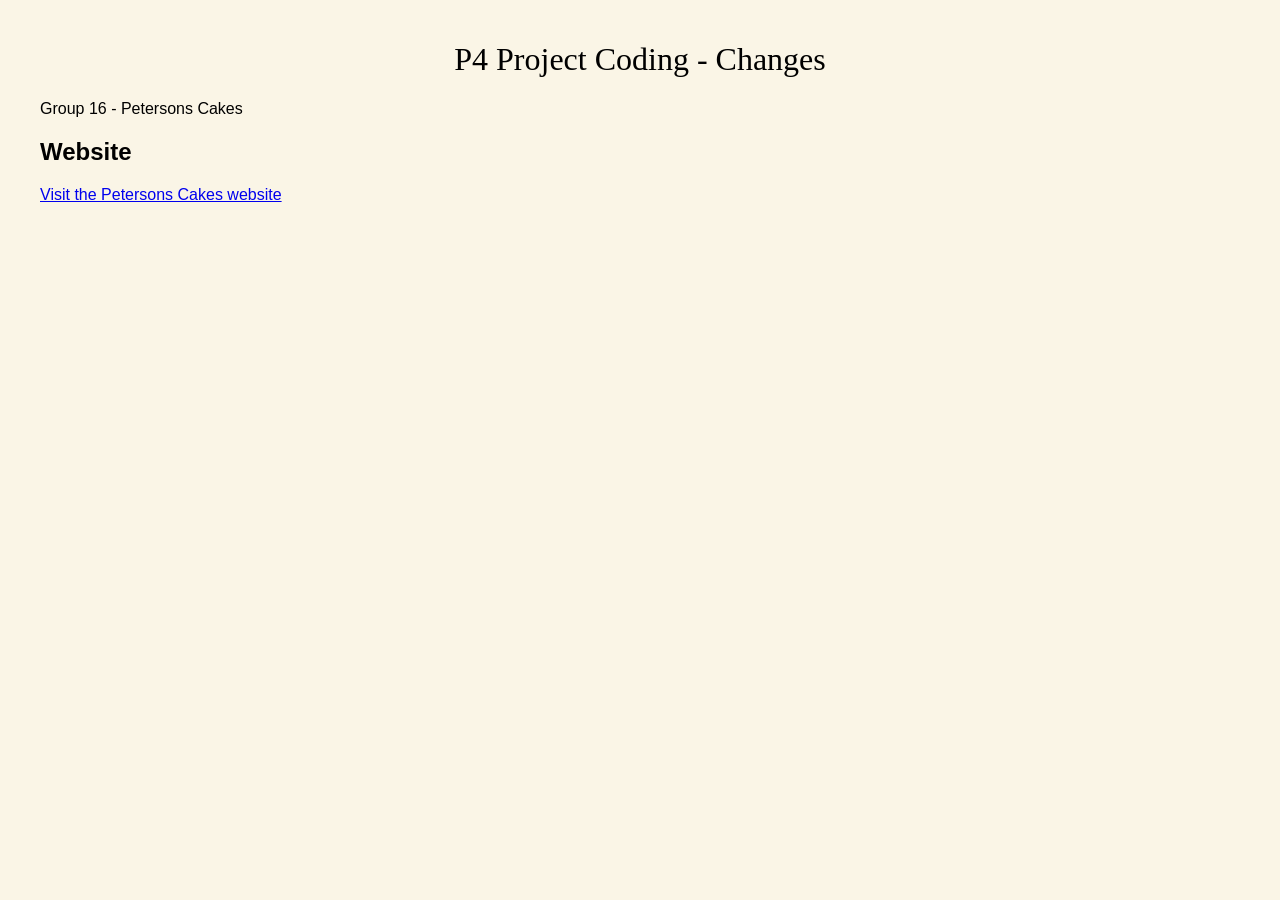
<file: Documents/P4_changes_16.html>
<!DOCTYPE html>
<html lang="en">
<head>
    <meta charset="UTF-8">
    <meta name="viewport" content="width=device-width, initial-scale=1.0">
    <title>P4 Changes - Petersons Cakes</title>
    <link rel="stylesheet" href="../css/style.css">
</head>
<body>
    <main>
        <h1>P4 Project Coding - Changes</h1>
        <p>Group 16 - Petersons Cakes</p>
        <section>
            <h2>Website</h2>
            <p>
                <a href="../index.html">Visit the Petersons Cakes website</a>
            </p>
        </section>
    </main>
</body>
</html>
</file>
<file: css/style.css>
/* General website styling */

body {
    font-family: Arial, sans-serif;
    background-color: rgb(250, 245, 230);
    color: black;
    margin: 0;
    padding: 20px;
}

/* Header */

header h1 {
    font-family: Georgia, serif;
    font-size: 36px;
    text-align: center;
    font-weight: normal;
}

/* Navigation bar */

nav {
    background-color: rgb(133, 153, 119);
    display: flex;
    justify-content: space-around;
    align-items: center;
    padding: 15px;

    position: sticky;
    top: 0;
    z-index: 1000;
}

nav a {
    font-family: Arial, sans-serif;
    font-size: 18px;
    color: black;
    text-decoration: none;
    padding: 10px;
}

/* Order button */

nav .order-link {
    background-color: rgb(224, 145, 85);
}

/* Main content */

main {
    width: 100%;
    max-width: 1200px;
    margin: 0 auto;
}

main h1 {
    font-family: Georgia, serif;
    font-size: 32px;
    font-weight: normal;
    text-align: center;
}

/* Home page opening hours */

.opening-hours {
    display: flex;
    justify-content: space-between;
    gap: 20px;
}

/* Menu product images */

.product img {
    width: 300px;
    max-width: 100%;
    height: auto;
    border-radius: 5px;
}

/* Responsive navigation for smaller screens */

@media (max-width: 800px) {
    nav {
        flex-direction: row;
        flex-wrap: wrap;
        justify-content: center;
        gap: 10px;
    }

    nav a {
        text-align: center;
        width: auto;
        box-sizing: border-box;
    }
    #order-form {
        display: flex;
        flex-direction: column;
        align-items: flex-start;
        gap: 10px;
    }

    #order-form select,
    #order-form input {
        max-width: 100%;
    }

    /* Responsive Home page opening hours */

    .opening-hours {
        flex-direction: column;
        gap: 5px;
    }

    /* Responsive About page */

    .about-content {
        flex-direction: column;
        gap: 20px;
    }

    .about-image,
    .about-text {
        width: 100%;
    }
    /* Responsive Contact page */

    .contact-content {
        flex-direction: column;
        gap: 20px;
    }

    .contact-details,
    .contact-special {
        width: 100%;
    }

    /* Responsive Menu products */

    .product {
        flex-direction: column;
        align-items: flex-start;
        gap: 15px;
    }

    .product img {
        width: 100%;
        max-width: 300px;
    }

}

/* Footer */

footer {
    background-color: rgb(133, 153, 119);
    display: flex;
    justify-content: space-around;
    align-items: center;
    flex-wrap: wrap;
    gap: 15px;
    padding: 15px;
    margin-top: 40px;
    font-size: 14px;
}

footer p {
    margin: 0;
}

/* Page layout */

body {
    min-height: 100vh;
    box-sizing: border-box;
    display: flex;
    flex-direction: column;
}

main {
    flex: 1;
}

/* Menu products */

.product {
    background-color: white;
    padding: 20px;
    margin-bottom: 20px;
    border-radius: 8px;

    display: flex;
    justify-content: space-between;
    align-items: center;
    gap: 30px;
}

.product h3 {
    font-family: Georgia, serif;
    font-size: 20px;
    margin-top: 0;
}

.remove-button {
    margin-left: 15px;
    padding: 5px 10px;
    background-color: #879c7c;
    color: black;
    border: none;
    border-radius: 5px;
    cursor: pointer;
}

.quantity-button {
    margin: 0 8px;
    padding: 5px 10px;
    background-color: #879c7c;
    color: black;
    border: none;
    border-radius: 5px;
    cursor: pointer;
}

.cart-item {
    display: grid;
    grid-template-columns: 2fr 1fr 1fr;
    align-items: center;
    padding: 15px 0;
    border-bottom: 2px solid #e8a66a;
}

.cart-product-details {
    display: flex;
    flex-direction: column;
    align-items: flex-start;
    gap: 10px;
}

#order-items {
    list-style: none;
    padding: 0;
}

.cart-header {
    display: grid;
    grid-template-columns: 2fr 1fr 1fr;
    font-weight: bold;
    padding: 15px 0;
    border-bottom: 2px solid #e8a66a;
}

.cart-price {
    text-align: right;
}

.cart-header span:last-child {
    text-align: right;
}

.cart-quantity {
    display: flex;
    align-items: center;
    justify-content: center;
}

.cart-header span:nth-child(2) {
    text-align: center;
}

.cart-product {
    font-weight: bold;
    font-size: 16px;
}

.form-group {
    display: flex;
    flex-direction: column;
    margin-bottom: 15px;
}

.form-group input,
.form-group select {
    padding: 10px;
    border: 1px solid #999;
    border-radius: 5px;
    font-family: Arial, sans-serif;
    font-size: 14px;
    max-width: 400px;
    box-sizing: border-box;
}

.payment-options {
    margin-bottom: 20px;
}

.payment-options label {
    display: block;
    margin-bottom: 10px;
    cursor: pointer;
}

#place-order {
    background-color: #e8a66a;
    color: black;
    border: none;
    border-radius: 5px;
    padding: 12px 25px;
    font-family: Arial, sans-serif;
    font-size: 16px;
    cursor: pointer;
}

#clear-cart {
    background-color: #879c7c;
    color: black;
    border: none;
    border-radius: 5px;
    padding: 10px 20px;
    font-family: Arial, sans-serif;
    font-size: 14px;
    cursor: pointer;
}

#add-to-order {
    background-color: #879c7c;
    color: black;
    border: none;
    border-radius: 5px;
    padding: 10px 20px;
    font-family: Arial, sans-serif;
    font-size: 14px;
    cursor: pointer;
}

#product,
#quantity,
#pickup-time {
    padding: 10px;
    border: 1px solid #999;
    border-radius: 5px;
    font-family: Arial, sans-serif;
    font-size: 14px;
    box-sizing: border-box;
    -webkit-appearance: none;
    appearance: none;
}

/* Custom dropdown arrows */

#product,
#pickup-time {
    background-color: white;
    background-image: url("data:image/svg+xml,%3Csvg xmlns='http://www.w3.org/2000/svg' width='12' height='8' viewBox='0 0 12 8'%3E%3Cpath d='M1 1l5 5 5-5' fill='none' stroke='black' stroke-width='2'/%3E%3C/svg%3E");
    background-repeat: no-repeat;
    background-position: right 12px center;
    padding-right: 35px;
    cursor: pointer;
}

#product,
#quantity {
    margin-right: 10px;
}

#order-summary,
#customer-information,
#pickup-payment {
    margin-bottom: 30px;
}

/* About page */

.about-content {
    display: flex;
    gap: 40px;
    align-items: flex-start;
}

.about-image {
    flex: 1;
}

.about-text {
    flex: 2;
}

.about-image img {
    width: 100%;
    height: auto;
    border-radius: 5px;
}

/* Contact page */

.contact-content {
    display: flex;
    gap: 60px;
    align-items: flex-start;
}

.contact-details,
.contact-special {
    flex: 1;
}

.contact-content h2 {
    margin-bottom: 40px;
}

.contact-content p {
    margin-bottom: 25px;
}
</file>
<file: style.css>
body{
    font-family: Arial, sans-serif;
    max-width: 900px;
    margin: 0 auto;
    padding: 20px;
    line-height: 1.6;
    background-color: lightgray;
    color: black;

}
section{
    background-color: white;
    padding: 20px;
    margin-bottom: 20px;
    border-radius: 5px;

}
header{
    text-align: center;
    margin-bottom: 30px;

}
h1{
    font-size: 36px;

}
h2{
    margin-top: 0;

}
h3{
    margin-bottom: 5px;

}
li{
    margin-bottom: 15px;
    
}

/* Lagt til for P3: tabeller og sitater */
table{
    border-collapse: collapse;
    width: 100%;
    margin-bottom: 15px;

}
th, td{
    border: 1px solid gray;
    padding: 6px 10px;
    text-align: left;

}
th{
    background-color: lightgray;

}
blockquote{
    margin: 10px 0;
    padding: 10px 15px;
    border-left: 4px solid gray;
    background-color: whitesmoke;

}
footer{
    text-align: center;
    margin-top: 30px;

}
</file>
<file: Documents/style.css>
body{
    font-family: Arial, sans-serif;
    max-width: 900px;
    margin: 0 auto;
    padding: 20px;
    line-height: 1.6;
    background-color: lightgray;
    color: black;

}
section{
    background-color: white;
    padding: 20px;
    margin-bottom: 20px;
    border-radius: 5px;

}
header{
    text-align: center;
    margin-bottom: 30px;

}
h1{
    font-size: 36px;

}
h2{
    margin-top: 0;

}
h3{
    margin-bottom: 5px;

}
li{
    margin-bottom: 15px;
    
}

/* Lagt til for P3: tabeller og sitater */
table{
    border-collapse: collapse;
    width: 100%;
    margin-bottom: 15px;

}
th, td{
    border: 1px solid gray;
    padding: 6px 10px;
    text-align: left;

}
th{
    background-color: lightgray;

}
blockquote{
    margin: 10px 0;
    padding: 10px 15px;
    border-left: 4px solid gray;
    background-color: whitesmoke;

}
footer{
    text-align: center;
    margin-top: 30px;

}
</file>
